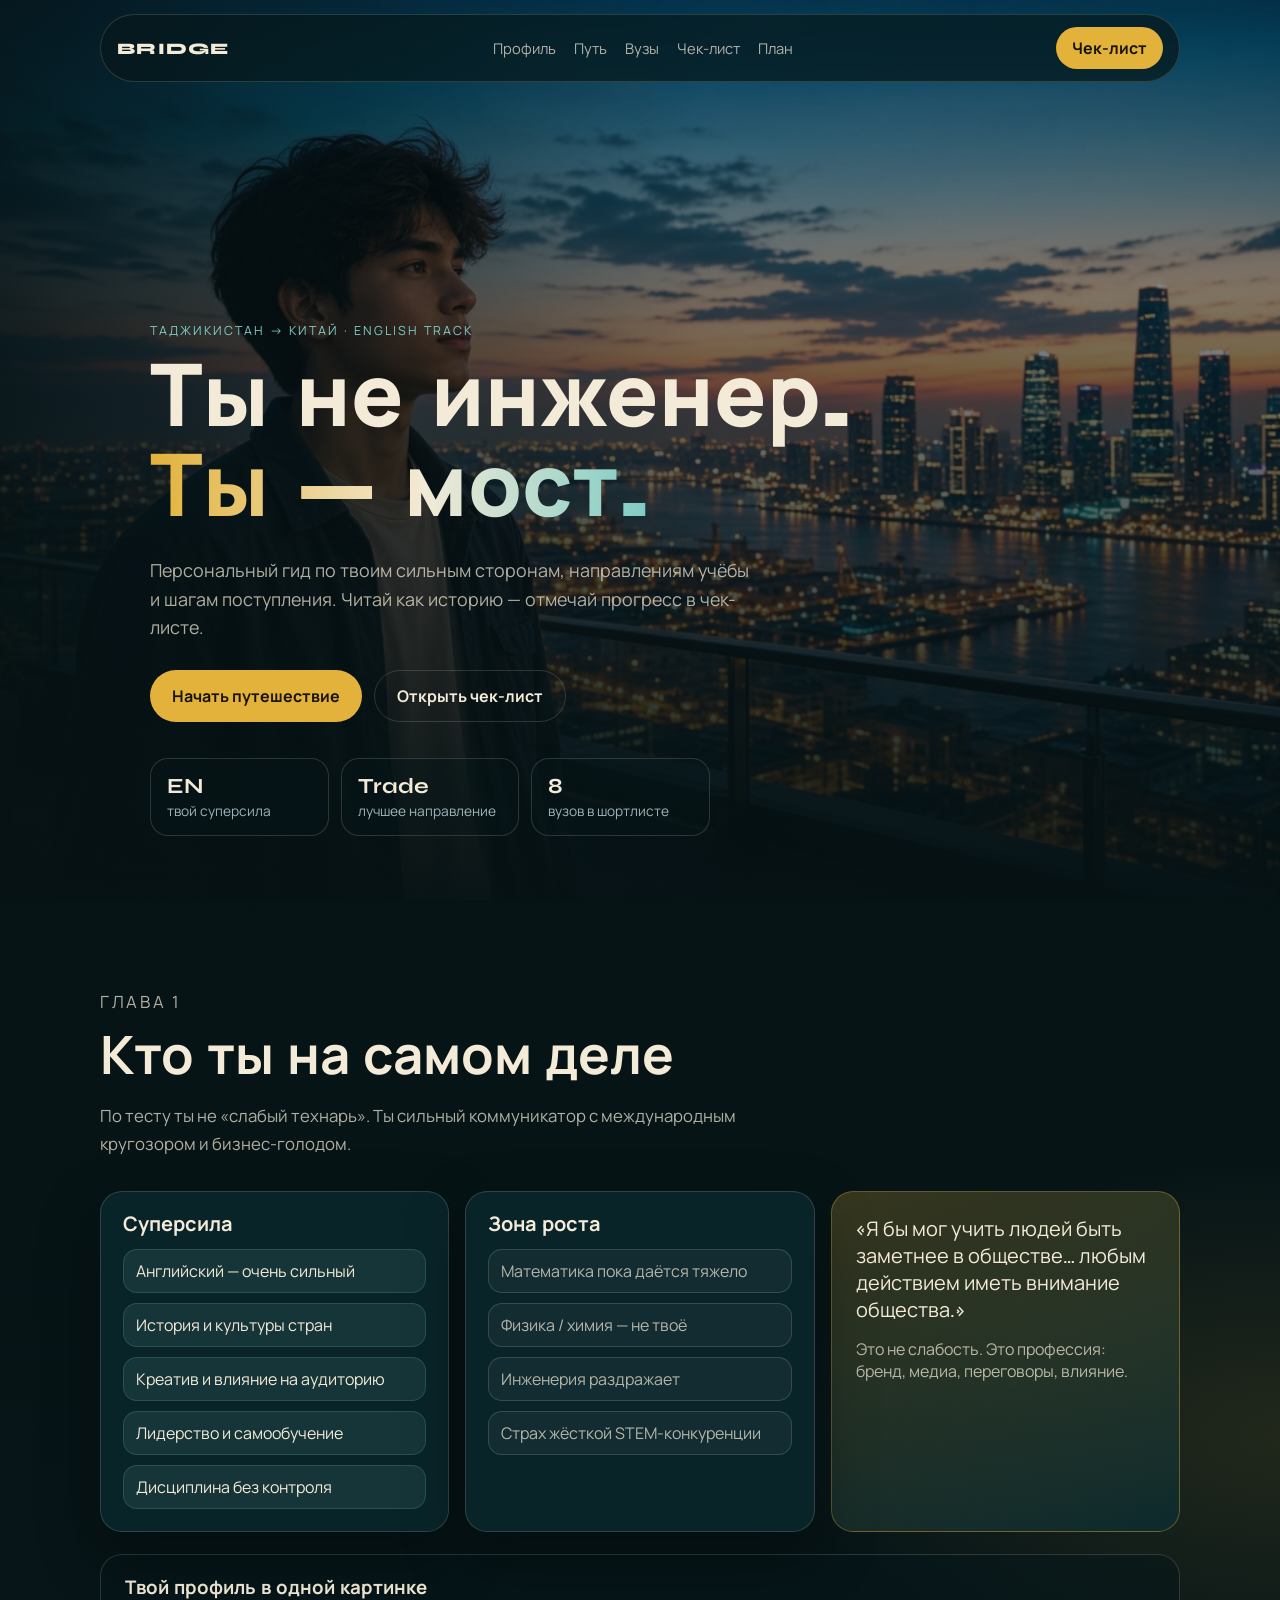
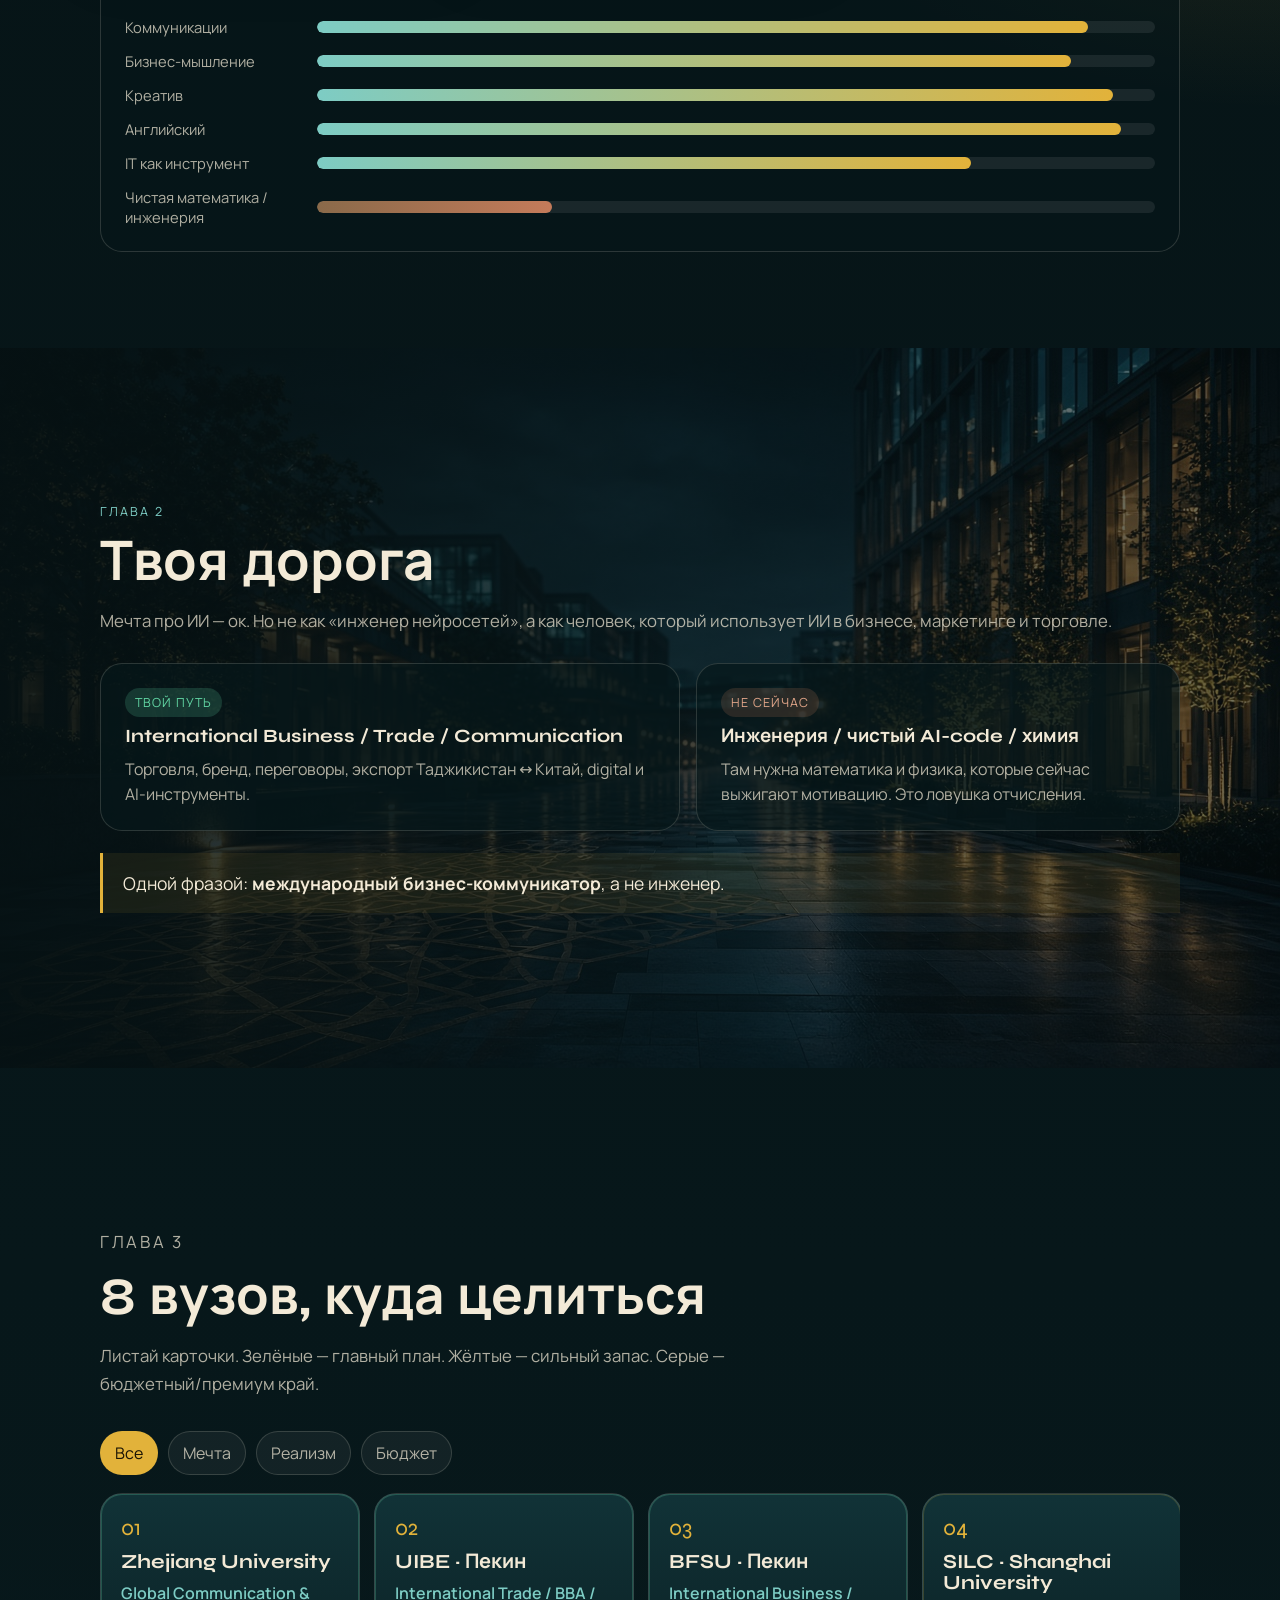
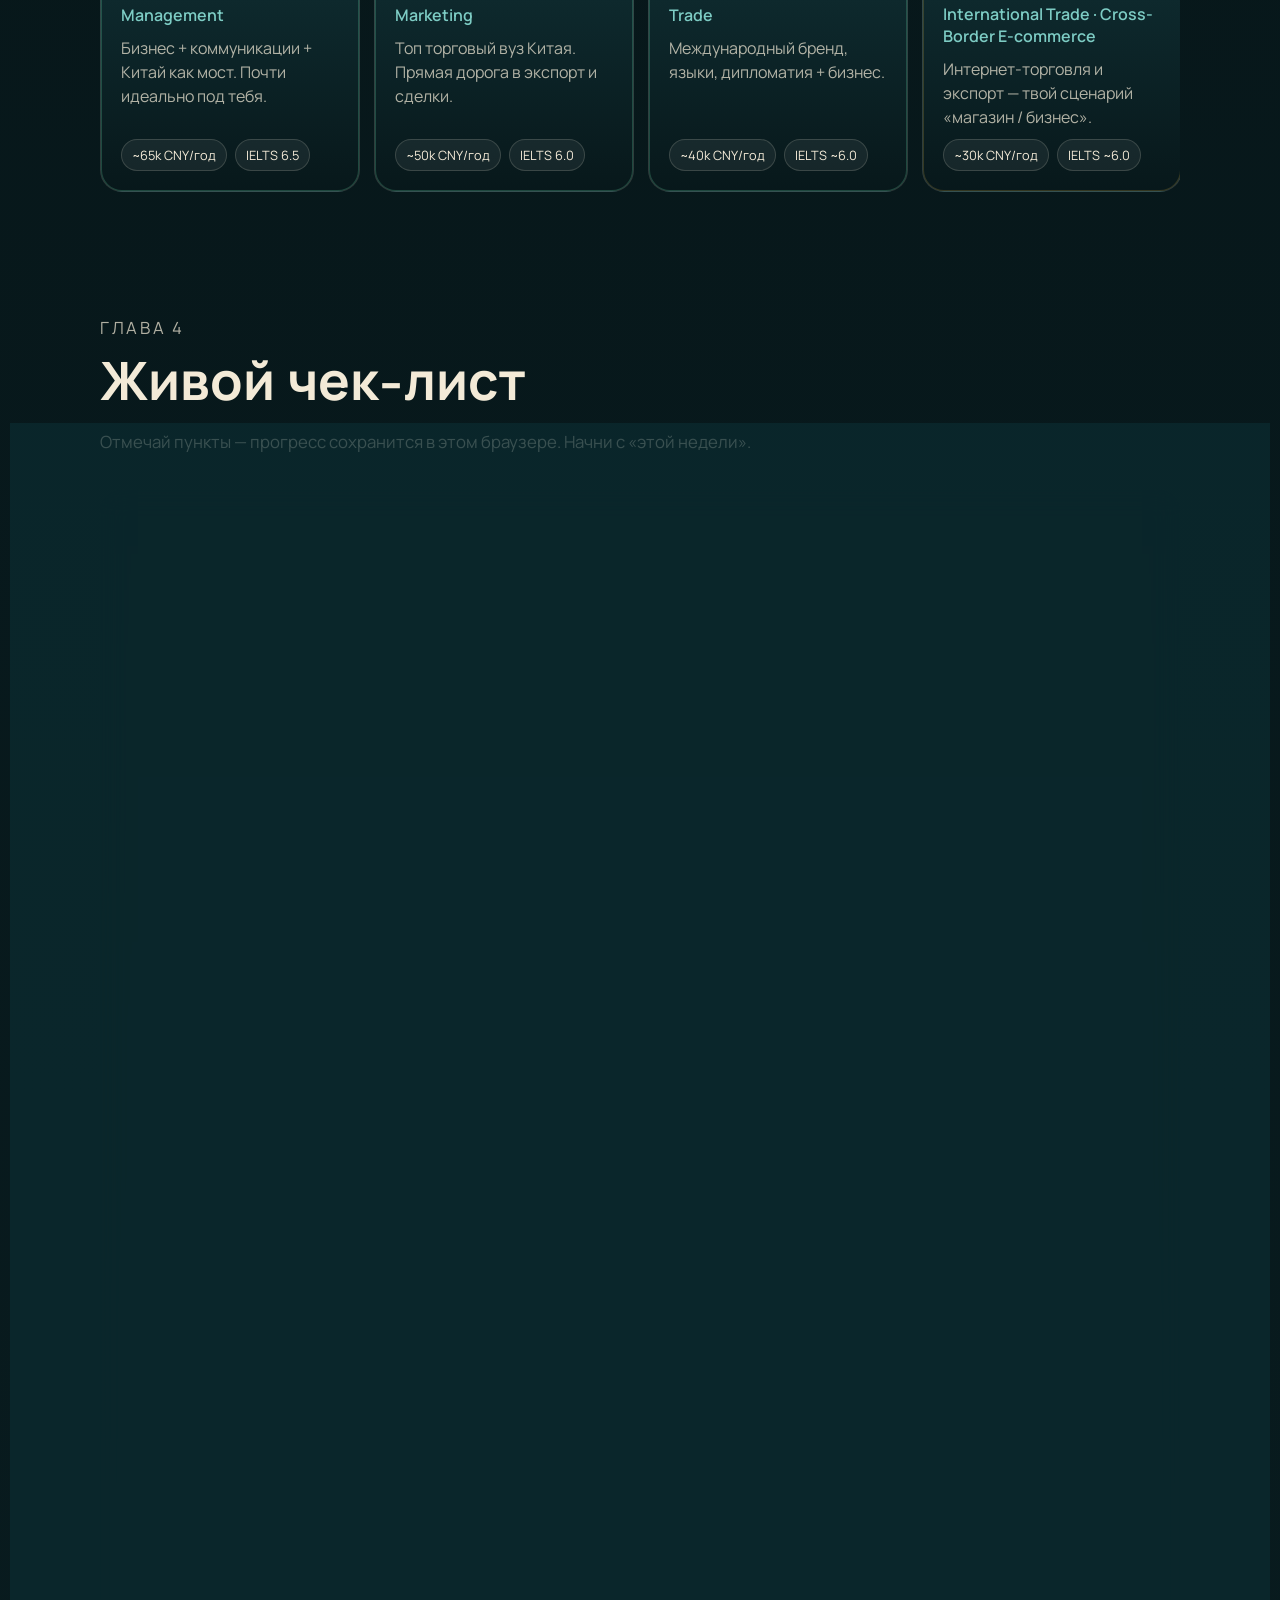
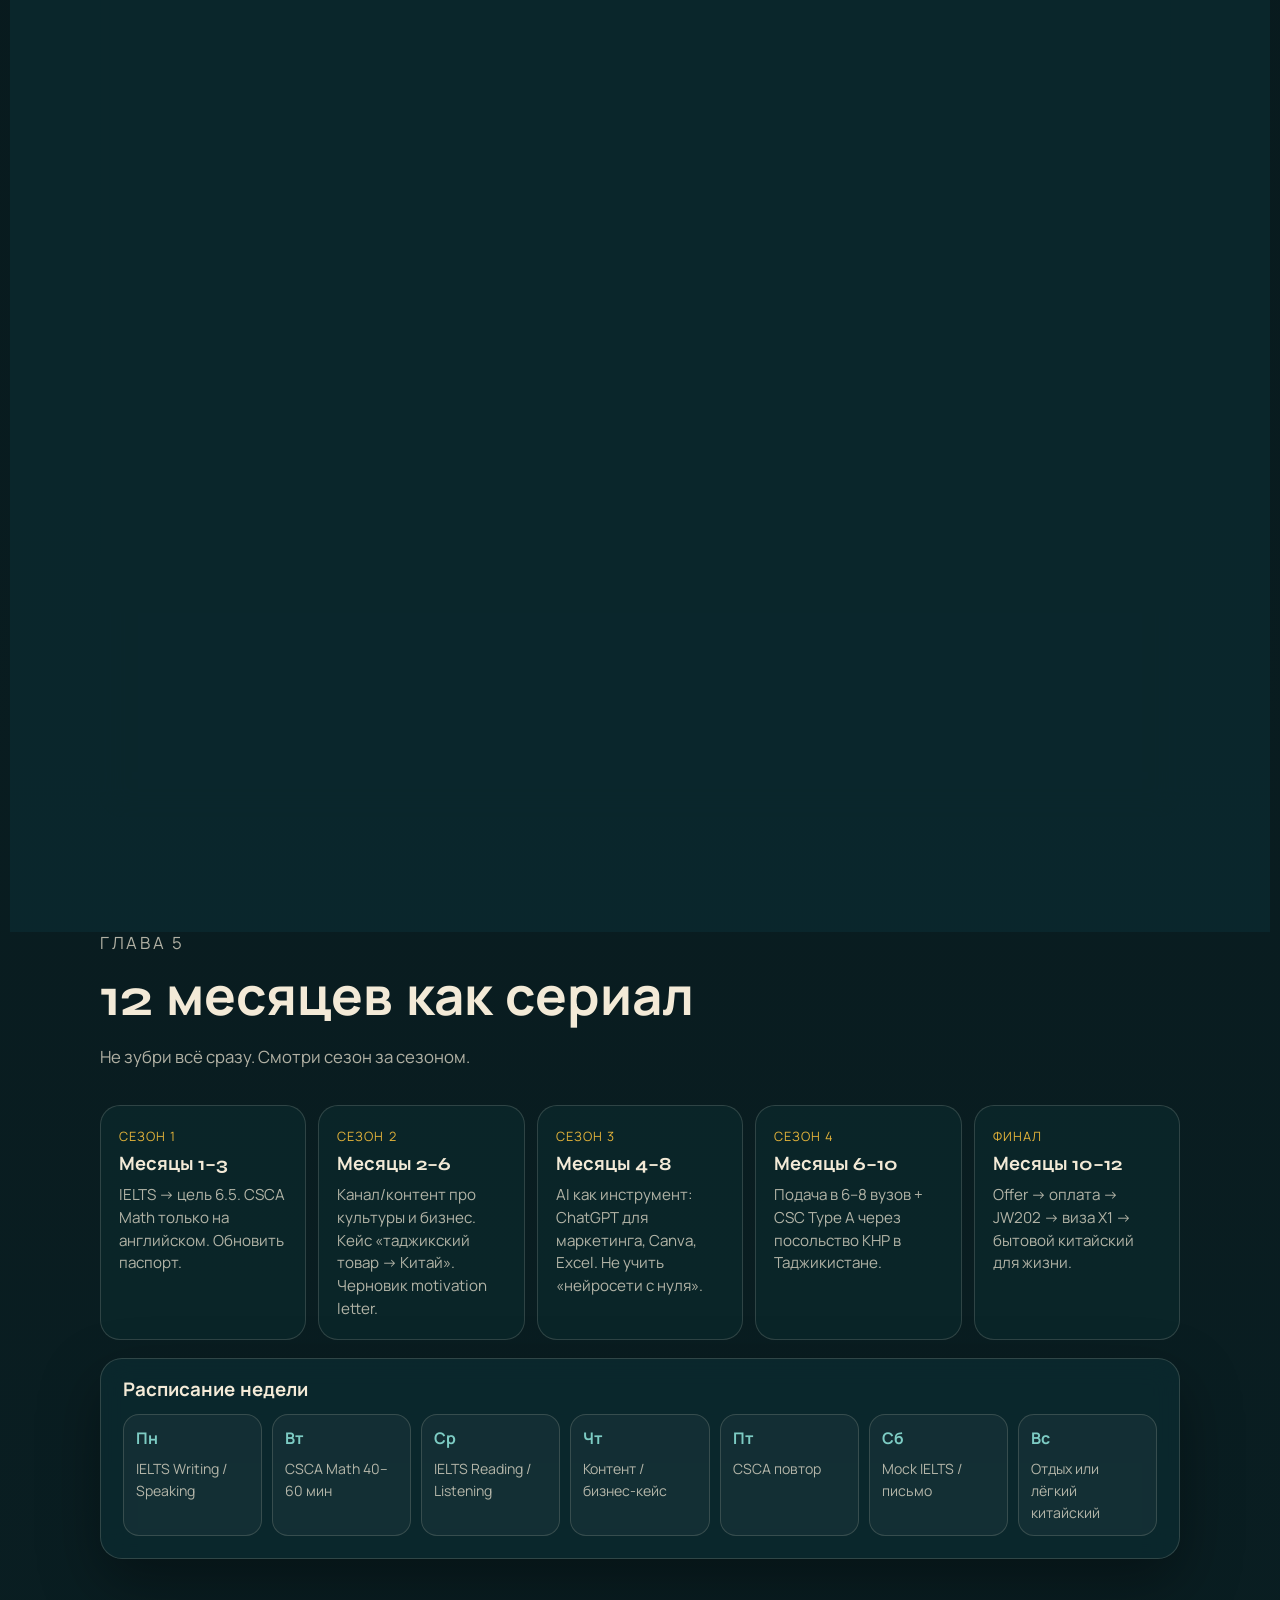
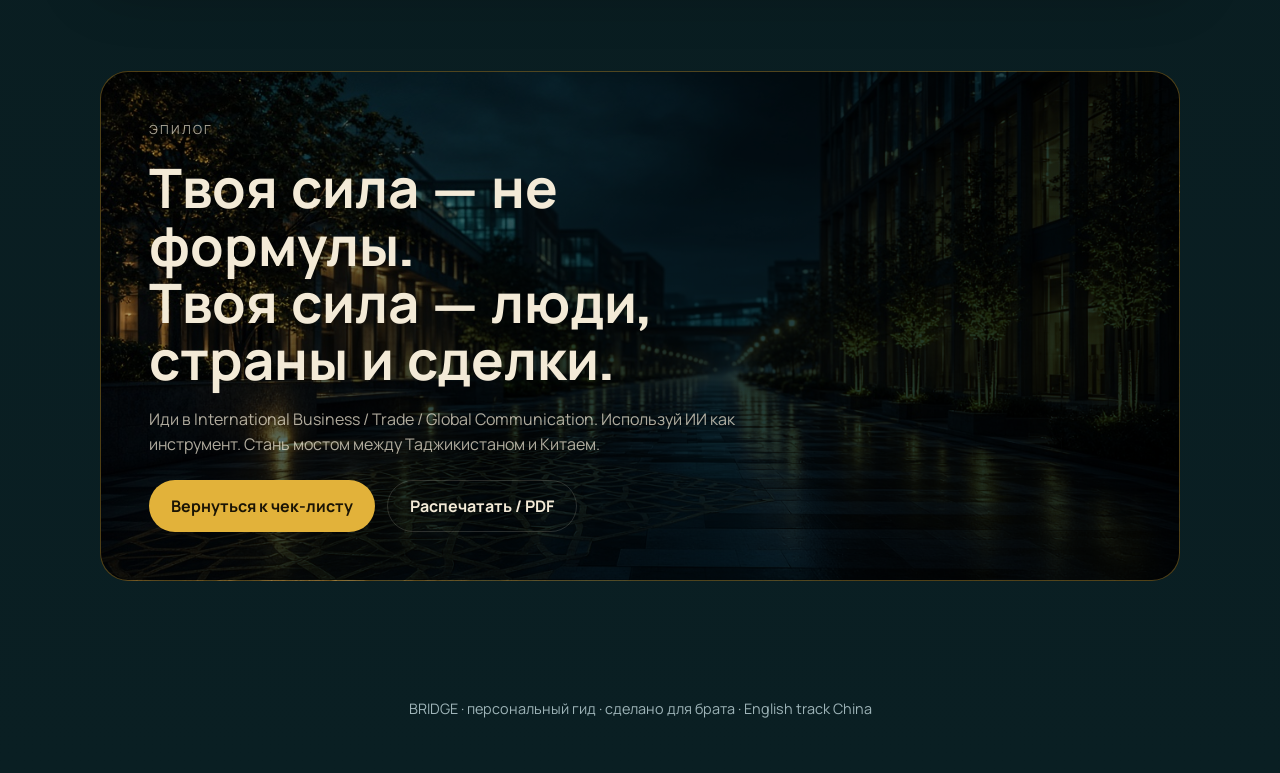
<file: index.html>
<!DOCTYPE html>
<html lang="ru">
<head>
  <meta charset="UTF-8" />
  <meta name="viewport" content="width=device-width, initial-scale=1, viewport-fit=cover" />
  <title>BRIDGE — Твой путь в Китай</title>
  <meta name="description" content="Персональный гид: профиль, направления, вузы и чек-лист поступления в Китай на английском." />
  <link rel="preconnect" href="https://fonts.googleapis.com" />
  <link rel="preconnect" href="https://fonts.gstatic.com" crossorigin />
  <link href="https://fonts.googleapis.com/css2?family=Manrope:wght@400;500;600;700&family=Syne:wght@600;700;800&display=swap" rel="stylesheet" />
  <link rel="stylesheet" href="styles.css" />
</head>
<body>
  <div class="progress-bar" aria-hidden="true"><i id="scrollProgress"></i></div>

  <nav class="topnav" aria-label="Навигация">
    <a class="logo" href="#top">BRIDGE</a>
    <div class="nav-links">
      <a href="#profile">Профиль</a>
      <a href="#path">Путь</a>
      <a href="#unis">Вузы</a>
      <a href="#checklist">Чек-лист</a>
      <a href="#plan">План</a>
    </div>
    <button class="nav-cta" type="button" data-scroll="#checklist">Чек-лист</button>
  </nav>

  <header class="hero" id="top">
    <div class="hero-media" aria-hidden="true">
      <img src="assets/bridge-hero.jpg" alt="" />
      <div class="hero-shade"></div>
    </div>
    <div class="hero-content">
      <p class="eyebrow reveal">Таджикистан → Китай · English track</p>
      <h1 class="reveal delay-1">Ты не инженер.<br /><span>Ты — мост.</span></h1>
      <p class="hero-lead reveal delay-2">
        Персональный гид по твоим сильным сторонам, направлениям учёбы и шагам поступления.
        Читай как историю — отмечай прогресс в чек-листе.
      </p>
      <div class="hero-actions reveal delay-3">
        <button class="btn primary" type="button" data-scroll="#profile">Начать путешествие</button>
        <button class="btn ghost" type="button" data-scroll="#checklist">Открыть чек-лист</button>
      </div>
      <div class="hero-stats reveal delay-4">
        <div><strong>EN</strong><span>твой суперсила</span></div>
        <div><strong>Trade</strong><span>лучшее направление</span></div>
        <div><strong>8</strong><span>вузов в шортлисте</span></div>
      </div>
    </div>
  </header>

  <main>
    <section class="story" id="profile">
      <div class="section-head">
        <p class="eyebrow">Глава 1</p>
        <h2>Кто ты на самом деле</h2>
        <p>По тесту ты не «слабый технарь». Ты сильный коммуникатор с международным кругозором и бизнес-голодом.</p>
      </div>

      <div class="card-grid profile-grid">
        <article class="glass card reveal">
          <h3>Суперсила</h3>
          <ul class="chip-list">
            <li>Английский — очень сильный</li>
            <li>История и культуры стран</li>
            <li>Креатив и влияние на аудиторию</li>
            <li>Лидерство и самообучение</li>
            <li>Дисциплина без контроля</li>
          </ul>
        </article>
        <article class="glass card reveal delay-1">
          <h3>Зона роста</h3>
          <ul class="chip-list muted">
            <li>Математика пока даётся тяжело</li>
            <li>Физика / химия — не твоё</li>
            <li>Инженерия раздражает</li>
            <li>Страх жёсткой STEM-конкуренции</li>
          </ul>
        </article>
        <article class="quote-card reveal delay-2">
          <p>«Я бы мог учить людей быть заметнее в обществе… любым действием иметь внимание общества.»</p>
          <span>Это не слабость. Это профессия: бренд, медиа, переговоры, влияние.</span>
        </article>
      </div>

      <div class="meter-block reveal">
        <h3>Твой профиль в одной картинке</h3>
        <div class="meters">
          <div class="meter"><span>Коммуникации</span><i style="--v:92%"></i></div>
          <div class="meter"><span>Бизнес-мышление</span><i style="--v:90%"></i></div>
          <div class="meter"><span>Креатив</span><i style="--v:95%"></i></div>
          <div class="meter"><span>Английский</span><i style="--v:96%"></i></div>
          <div class="meter"><span>IT как инструмент</span><i style="--v:78%"></i></div>
          <div class="meter weak"><span>Чистая математика / инженерия</span><i style="--v:28%"></i></div>
        </div>
      </div>
    </section>

    <section class="path" id="path">
      <div class="path-bg" aria-hidden="true">
        <img src="assets/bridge-campus.jpg" alt="" />
        <div class="path-shade"></div>
      </div>
      <div class="path-inner">
        <p class="eyebrow">Глава 2</p>
        <h2>Твоя дорога</h2>
        <p class="lead">Мечта про ИИ — ок. Но не как «инженер нейросетей», а как человек, который использует ИИ в бизнесе, маркетинге и торговле.</p>

        <div class="path-choices">
          <article class="choice yes reveal">
            <p class="tag">Твой путь</p>
            <h3>International Business / Trade / Communication</h3>
            <p>Торговля, бренд, переговоры, экспорт Таджикистан ↔ Китай, digital и AI-инструменты.</p>
          </article>
          <article class="choice no reveal delay-1">
            <p class="tag">Не сейчас</p>
            <h3>Инженерия / чистый AI-code / химия</h3>
            <p>Там нужна математика и физика, которые сейчас выжигают мотивацию. Это ловушка отчисления.</p>
          </article>
        </div>

        <div class="one-liner reveal">
          <p>Одной фразой: <strong>международный бизнес-коммуникатор</strong>, а не инженер.</p>
        </div>
      </div>
    </section>

    <section class="unis" id="unis">
      <div class="section-head">
        <p class="eyebrow">Глава 3</p>
        <h2>8 вузов, куда целиться</h2>
        <p>Листай карточки. Зелёные — главный план. Жёлтые — сильный запас. Серые — бюджетный/премиум край.</p>
      </div>

      <div class="uni-filters" role="tablist">
        <button class="active" data-filter="all" type="button">Все</button>
        <button data-filter="dream" type="button">Мечта</button>
        <button data-filter="real" type="button">Реализм</button>
        <button data-filter="budget" type="button">Бюджет</button>
      </div>

      <div class="uni-track" id="uniTrack">
        <article class="uni-card dream" data-tier="dream">
          <div class="uni-rank">01</div>
          <h3>Zhejiang University</h3>
          <p class="major">Global Communication & Management</p>
          <p>Бизнес + коммуникации + Китай как мост. Почти идеально под тебя.</p>
          <div class="uni-meta"><span>~65k CNY/год</span><span>IELTS 6.5</span></div>
        </article>
        <article class="uni-card dream" data-tier="dream">
          <div class="uni-rank">02</div>
          <h3>UIBE · Пекин</h3>
          <p class="major">International Trade / BBA / Marketing</p>
          <p>Топ торговый вуз Китая. Прямая дорога в экспорт и сделки.</p>
          <div class="uni-meta"><span>~50k CNY/год</span><span>IELTS 6.0</span></div>
        </article>
        <article class="uni-card dream" data-tier="dream">
          <div class="uni-rank">03</div>
          <h3>BFSU · Пекин</h3>
          <p class="major">International Business / Trade</p>
          <p>Международный бренд, языки, дипломатия + бизнес.</p>
          <div class="uni-meta"><span>~40k CNY/год</span><span>IELTS ~6.0</span></div>
        </article>
        <article class="uni-card real" data-tier="real">
          <div class="uni-rank">04</div>
          <h3>SILC · Shanghai University</h3>
          <p class="major">International Trade · Cross-Border E-commerce</p>
          <p>Интернет-торговля и экспорт — твой сценарий «магазин / бизнес».</p>
          <div class="uni-meta"><span>~30k CNY/год</span><span>IELTS ~6.0</span></div>
        </article>
        <article class="uni-card real" data-tier="real">
          <div class="uni-rank">05</div>
          <h3>BIT · Пекин</h3>
          <p class="major">International Economics and Trade</p>
          <p>Сильный бренд столицы без тяжёлой инженерии.</p>
          <div class="uni-meta"><span>уточнять</span><span>IELTS ~6.0</span></div>
        </article>
        <article class="uni-card budget" data-tier="budget">
          <div class="uni-rank">06</div>
          <h3>Jiangsu University</h3>
          <p class="major">Marketing (English)</p>
          <p>Дешевле и реалистично. Тема бренда и внимания аудитории.</p>
          <div class="uni-meta"><span>~18k CNY/год</span><span>IELTS 5.5+</span></div>
        </article>
        <article class="uni-card real" data-tier="real">
          <div class="uni-rank">07</div>
          <h3>XJTLU · Сучжоу</h3>
          <p class="major">International Business with a Language</p>
          <p>Британский диплом + бизнес + язык. Премиум-вариант.</p>
          <div class="uni-meta"><span>UK-модель</span><span>высокий EN</span></div>
        </article>
        <article class="uni-card budget" data-tier="budget">
          <div class="uni-rank">08</div>
          <h3>Nottingham Ningbo</h3>
          <p class="major">English + International Business</p>
          <p>Полностью EN, портовый город, британский диплом. Дорого, но мощно.</p>
          <div class="uni-meta"><span>~120k CNY/год</span><span>высокий EN</span></div>
        </article>
      </div>
    </section>

    <section class="checklist-section" id="checklist">
      <div class="section-head">
        <p class="eyebrow">Глава 4</p>
        <h2>Живой чек-лист</h2>
        <p>Отмечай пункты — прогресс сохранится в этом браузере. Начни с «этой недели».</p>
      </div>

      <div class="checklist-panel glass">
        <div class="check-progress">
          <div class="ring" id="checkRing" style="--p:0">
            <strong id="checkPct">0%</strong>
          </div>
          <div>
            <h3>Твой прогресс</h3>
            <p id="checkCount">0 из 0 выполнено</p>
            <button class="btn tiny" type="button" id="resetChecks">Сбросить отметки</button>
          </div>
        </div>

        <div class="check-groups" id="checkGroups"></div>
      </div>
    </section>

    <section class="plan" id="plan">
      <div class="section-head">
        <p class="eyebrow">Глава 5</p>
        <h2>12 месяцев как сериал</h2>
        <p>Не зубри всё сразу. Смотри сезон за сезоном.</p>
      </div>

      <div class="timeline">
        <article class="tl reveal">
          <span>Сезон 1</span>
          <h3>Месяцы 1–3</h3>
          <p>IELTS → цель 6.5. CSCA Math только на английском. Обновить паспорт.</p>
        </article>
        <article class="tl reveal delay-1">
          <span>Сезон 2</span>
          <h3>Месяцы 2–6</h3>
          <p>Канал/контент про культуры и бизнес. Кейс «таджикский товар → Китай». Черновик motivation letter.</p>
        </article>
        <article class="tl reveal delay-2">
          <span>Сезон 3</span>
          <h3>Месяцы 4–8</h3>
          <p>AI как инструмент: ChatGPT для маркетинга, Canva, Excel. Не учить «нейросети с нуля».</p>
        </article>
        <article class="tl reveal delay-3">
          <span>Сезон 4</span>
          <h3>Месяцы 6–10</h3>
          <p>Подача в 6–8 вузов + CSC Type A через посольство КНР в Таджикистане.</p>
        </article>
        <article class="tl reveal delay-4">
          <span>Финал</span>
          <h3>Месяцы 10–12</h3>
          <p>Offer → оплата → JW202 → виза X1 → бытовой китайский для жизни.</p>
        </article>
      </div>

      <div class="week glass reveal">
        <h3>Расписание недели</h3>
        <div class="week-grid">
          <div><b>Пн</b><span>IELTS Writing / Speaking</span></div>
          <div><b>Вт</b><span>CSCA Math 40–60 мин</span></div>
          <div><b>Ср</b><span>IELTS Reading / Listening</span></div>
          <div><b>Чт</b><span>Контент / бизнес-кейс</span></div>
          <div><b>Пт</b><span>CSCA повтор</span></div>
          <div><b>Сб</b><span>Mock IELTS / письмо</span></div>
          <div><b>Вс</b><span>Отдых или лёгкий китайский</span></div>
        </div>
      </div>
    </section>

    <section class="finale" id="finale">
      <div class="finale-card reveal">
        <p class="eyebrow">Эпилог</p>
        <h2>Твоя сила — не формулы.<br />Твоя сила — люди, страны и сделки.</h2>
        <p>Иди в International Business / Trade / Global Communication. Используй ИИ как инструмент. Стань мостом между Таджикистаном и Китаем.</p>
        <div class="finale-actions">
          <button class="btn primary" type="button" data-scroll="#checklist">Вернуться к чек-листу</button>
          <button class="btn ghost" type="button" id="printBtn">Распечатать / PDF</button>
        </div>
      </div>
    </section>
  </main>

  <footer class="footer">
    <p>BRIDGE · персональный гид · сделано для брата · English track China</p>
  </footer>

  <script src="app.js"></script>
</body>
</html>
</file>
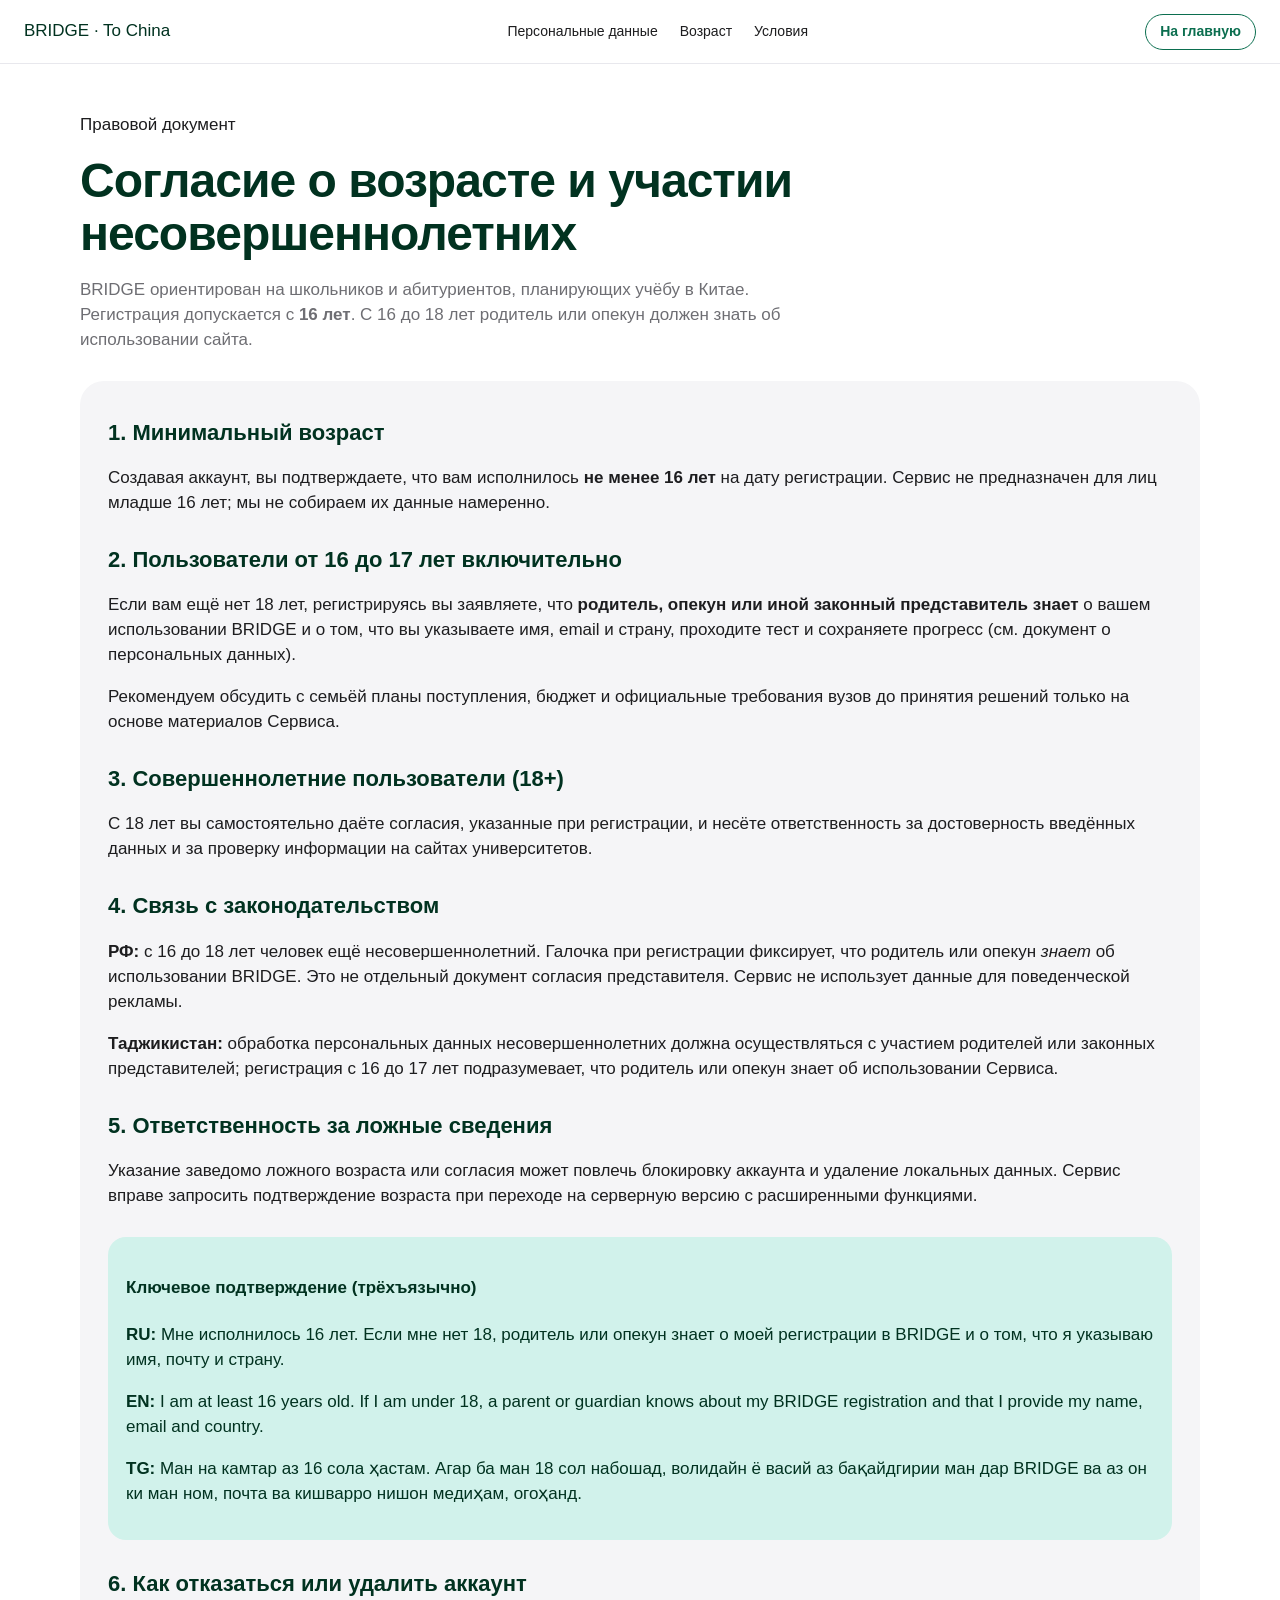
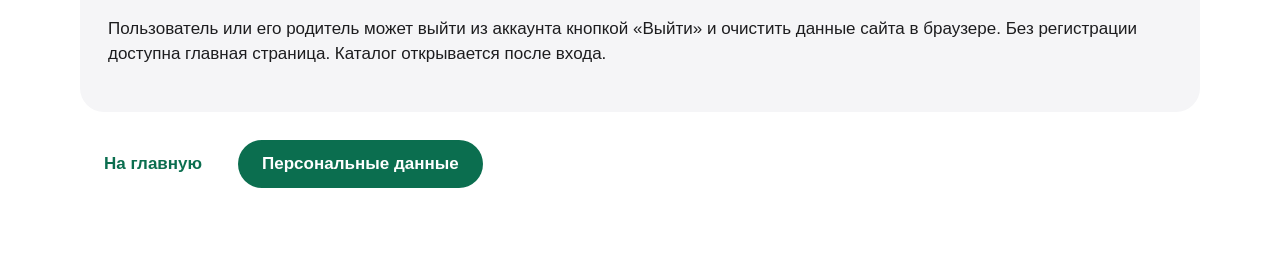
<file: docs/bridge-career-guide/legal/age-consent.html>
<!DOCTYPE html>
<html lang="ru">
<head>
  <meta charset="UTF-8" />
  <meta name="viewport" content="width=device-width, initial-scale=1, viewport-fit=cover" />
  <title>BRIDGE — Согласие о возрасте и участии несовершеннолетних</title>
  <meta name="description" content="Возрастные требования BRIDGE: регистрация с 16 лет, до 18 лет родитель или опекун в курсе." />
  <link rel="stylesheet" href="../styles.css" />
</head>
<body>
  <nav class="nav" aria-label="Навигация">
    <a class="nav-brand" href="../index.html">BRIDGE · To China</a>
    <div class="nav-links">
      <a href="privacy-consent.html">Персональные данные</a>
      <a href="age-consent.html">Возраст</a>
      <a href="terms.html">Условия</a>
    </div>
    <a class="btn btn--tiny btn--secondary" href="../index.html#/auth">На главную</a>
  </nav>

  <main class="legal-page">
    <div class="wrap">
        <p class="eyebrow">Правовой документ</p>
        <h1>Согласие о возрасте и участии несовершеннолетних</h1>
        <p class="lead">
          BRIDGE ориентирован на школьников и абитуриентов, планирующих учёбу в Китае. Регистрация допускается
          с <strong>16 лет</strong>. С 16 до 18 лет родитель или опекун должен знать об использовании сайта.
        </p>

      <article>
        <h2>1. Минимальный возраст</h2>
        <p>
          Создавая аккаунт, вы подтверждаете, что вам исполнилось <strong>не менее 16 лет</strong> на дату регистрации.
          Сервис не предназначен для лиц младше 16 лет; мы не собираем их данные намеренно.
        </p>

        <h2>2. Пользователи от 16 до 17 лет включительно</h2>
        <p>
          Если вам ещё нет 18 лет, регистрируясь вы заявляете, что <strong>родитель, опекун или иной законный представитель
          знает</strong> о вашем использовании BRIDGE и о том, что вы указываете имя, email и страну, проходите тест
          и сохраняете прогресс (см. документ о персональных данных).
        </p>
        <p>
          Рекомендуем обсудить с семьёй планы поступления, бюджет и официальные требования вузов до принятия решений
          только на основе материалов Сервиса.
        </p>

        <h2>3. Совершеннолетние пользователи (18+)</h2>
        <p>
          С 18 лет вы самостоятельно даёте согласия, указанные при регистрации, и несёте ответственность за достоверность
          введённых данных и за проверку информации на сайтах университетов.
        </p>

        <h2>4. Связь с законодательством</h2>
        <p>
          <strong>РФ:</strong> с 16 до 18 лет человек ещё несовершеннолетний. Галочка при регистрации фиксирует,
          что родитель или опекун <em>знает</em> об использовании BRIDGE. Это не отдельный документ согласия представителя.
          Сервис не использует данные для поведенческой рекламы.
        </p>
        <p>
          <strong>Таджикистан:</strong> обработка персональных данных несовершеннолетних должна осуществляться с участием
          родителей или законных представителей; регистрация с 16 до 17 лет подразумевает, что родитель или опекун знает об использовании Сервиса.
        </p>

        <h2>5. Ответственность за ложные сведения</h2>
        <p>
          Указание заведомо ложного возраста или согласия может повлечь блокировку аккаунта и удаление локальных данных.
          Сервис вправе запросить подтверждение возраста при переходе на серверную версию с расширенными функциями.
        </p>

        <div class="legal-box">
          <h4>Ключевое подтверждение (трёхъязычно)</h4>
          <p><strong>RU:</strong> Мне исполнилось 16 лет. Если мне нет 18, родитель или опекун знает о моей регистрации в BRIDGE и о том, что я указываю имя, почту и страну.</p>
          <p><strong>EN:</strong> I am at least 16 years old. If I am under 18, a parent or guardian knows about my BRIDGE registration and that I provide my name, email and country.</p>
          <p><strong>TG:</strong> Ман на камтар аз 16 сола ҳастам. Агар ба ман 18 сол набошад, волидайн ё васий аз бақайдгирии ман дар BRIDGE ва аз он ки ман ном, почта ва кишварро нишон медиҳам, огоҳанд.</p>
        </div>

        <h2>6. Как отказаться или удалить аккаунт</h2>
        <p>
          Пользователь или его родитель может выйти из аккаунта кнопкой «Выйти» и очистить данные сайта в браузере.
          Без регистрации доступна главная страница. Каталог открывается после входа.
        </p>
      </article>

      <p class="legal-actions">
        <a class="btn btn--ghost" href="../index.html">На главную</a>
        <a class="btn btn--primary" href="privacy-consent.html">Персональные данные</a>
      </p>
    </div>
  </main>
</body>
</html>
</file>
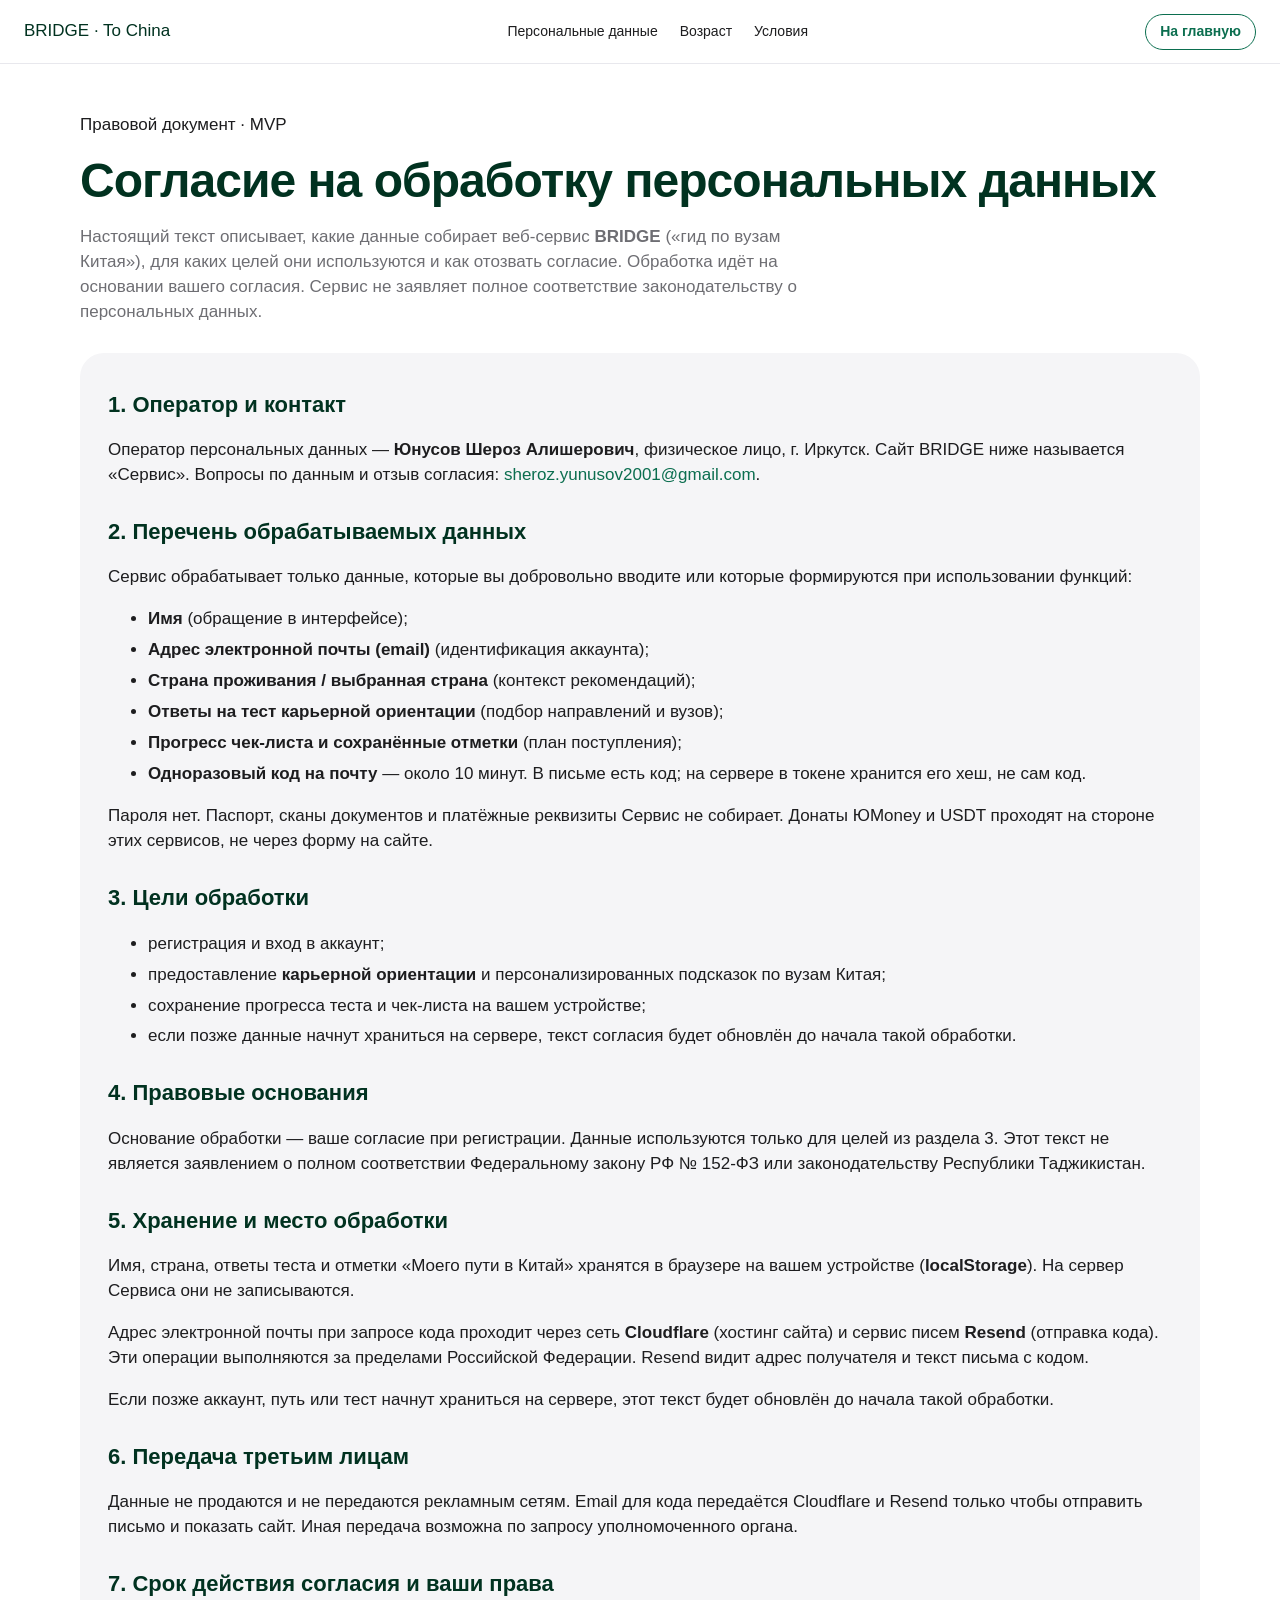
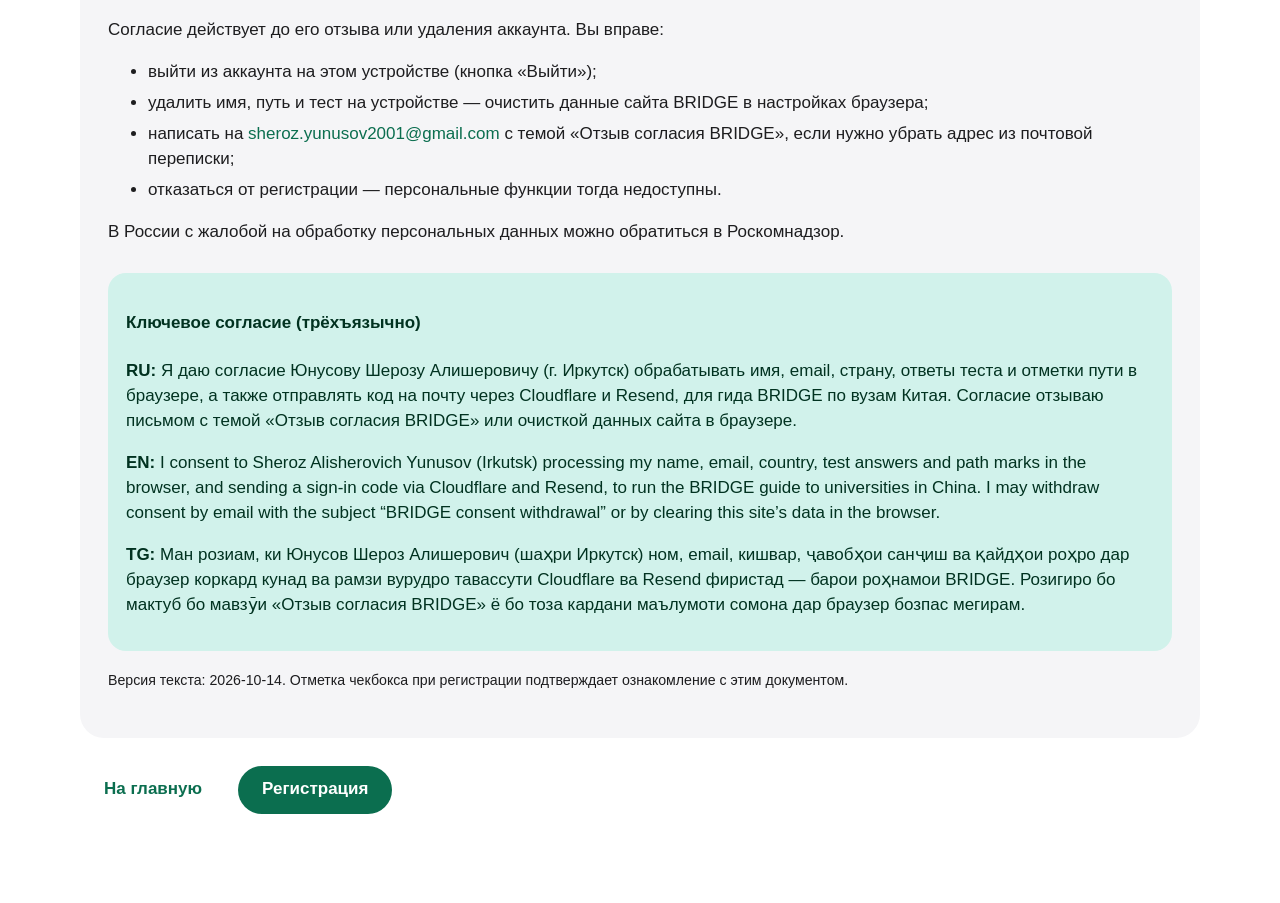
<file: docs/bridge-career-guide/legal/privacy-consent.html>
<!DOCTYPE html>
<html lang="ru">
<head>
  <meta charset="UTF-8" />
  <meta name="viewport" content="width=device-width, initial-scale=1, viewport-fit=cover" />
  <title>BRIDGE — Согласие на обработку персональных данных</title>
  <meta name="description" content="Согласие на обработку персональных данных сервиса BRIDGE: оператор, перечень данных, Cloudflare и Resend." />
  <link rel="stylesheet" href="../styles.css" />
</head>
<body>
  <nav class="nav" aria-label="Навигация">
    <a class="nav-brand" href="../index.html">BRIDGE · To China</a>
    <div class="nav-links">
      <a href="privacy-consent.html">Персональные данные</a>
      <a href="age-consent.html">Возраст</a>
      <a href="terms.html">Условия</a>
    </div>
    <a class="btn btn--tiny btn--secondary" href="../index.html#/auth">На главную</a>
  </nav>

  <main class="legal-page">
    <div class="wrap">
        <p class="eyebrow">Правовой документ · MVP</p>
        <h1>Согласие на обработку персональных данных</h1>
        <p class="lead">
          Настоящий текст описывает, какие данные собирает веб-сервис <strong>BRIDGE</strong> («гид по вузам Китая»),
          для каких целей они используются и как отозвать согласие. Обработка идёт на основании вашего согласия.
          Сервис не заявляет полное соответствие законодательству о персональных данных.
        </p>

      <article>
        <h2>1. Оператор и контакт</h2>
        <p>
          Оператор персональных данных — <strong>Юнусов Шероз Алишерович</strong>, физическое лицо, г.&nbsp;Иркутск.
          Сайт BRIDGE ниже называется «Сервис».
          Вопросы по данным и отзыв согласия: <a href="mailto:sheroz.yunusov2001@gmail.com">sheroz.yunusov2001@gmail.com</a>.
        </p>

        <h2>2. Перечень обрабатываемых данных</h2>
        <p>Сервис обрабатывает только данные, которые вы добровольно вводите или которые формируются при использовании функций:</p>
        <ul>
          <li><strong>Имя</strong> (обращение в интерфейсе);</li>
          <li><strong>Адрес электронной почты (email)</strong> (идентификация аккаунта);</li>
          <li><strong>Страна проживания / выбранная страна</strong> (контекст рекомендаций);</li>
          <li><strong>Ответы на тест карьерной ориентации</strong> (подбор направлений и вузов);</li>
          <li><strong>Прогресс чек-листа и сохранённые отметки</strong> (план поступления);</li>
          <li><strong>Одноразовый код на почту</strong> — около 10 минут. В письме есть код; на сервере в токене хранится его хеш, не сам код.</li>
        </ul>
        <p>Пароля нет. Паспорт, сканы документов и платёжные реквизиты Сервис не собирает. Донаты ЮMoney и USDT проходят на стороне этих сервисов, не через форму на сайте.</p>

        <h2>3. Цели обработки</h2>
        <ul>
          <li>регистрация и вход в аккаунт;</li>
          <li>предоставление <strong>карьерной ориентации</strong> и персонализированных подсказок по вузам Китая;</li>
          <li>сохранение прогресса теста и чек-листа на вашем устройстве;</li>
          <li>если позже данные начнут храниться на сервере, текст согласия будет обновлён до начала такой обработки.</li>
        </ul>

        <h2>4. Правовые основания</h2>
        <p>
          Основание обработки — ваше согласие при регистрации. Данные используются только для целей из раздела 3.
          Этот текст не является заявлением о полном соответствии Федеральному закону РФ №&nbsp;152-ФЗ
          или законодательству Республики Таджикистан.
        </p>

        <h2>5. Хранение и место обработки</h2>
        <p>
          Имя, страна, ответы теста и отметки «Моего пути в Китай» хранятся в браузере на вашем устройстве
          (<strong>localStorage</strong>). На сервер Сервиса они не записываются.
        </p>
        <p>
          Адрес электронной почты при запросе кода проходит через сеть <strong>Cloudflare</strong> (хостинг сайта)
          и сервис писем <strong>Resend</strong> (отправка кода). Эти операции выполняются за пределами Российской Федерации.
          Resend видит адрес получателя и текст письма с кодом.
        </p>
        <p>
          Если позже аккаунт, путь или тест начнут храниться на сервере, этот текст будет обновлён до начала такой обработки.
        </p>

        <h2>6. Передача третьим лицам</h2>
        <p>
          Данные не продаются и не передаются рекламным сетям. Email для кода передаётся Cloudflare и Resend
          только чтобы отправить письмо и показать сайт. Иная передача возможна по запросу уполномоченного органа.
        </p>

        <h2>7. Срок действия согласия и ваши права</h2>
        <p>Согласие действует до его отзыва или удаления аккаунта. Вы вправе:</p>
        <ul>
          <li>выйти из аккаунта на этом устройстве (кнопка «Выйти»);</li>
          <li>удалить имя, путь и тест на устройстве — очистить данные сайта BRIDGE в настройках браузера;</li>
          <li>написать на <a href="mailto:sheroz.yunusov2001@gmail.com?subject=%D0%9E%D1%82%D0%B7%D1%8B%D0%B2%20%D1%81%D0%BE%D0%B3%D0%BB%D0%B0%D1%81%D0%B8%D1%8F%20BRIDGE">sheroz.yunusov2001@gmail.com</a> с темой «Отзыв согласия BRIDGE», если нужно убрать адрес из почтовой переписки;</li>
          <li>отказаться от регистрации — персональные функции тогда недоступны.</li>
        </ul>
        <p>В России с жалобой на обработку персональных данных можно обратиться в Роскомнадзор.</p>

        <div class="legal-box">
          <h4>Ключевое согласие (трёхъязычно)</h4>
          <p><strong>RU:</strong> Я даю согласие Юнусову Шерозу Алишеровичу (г. Иркутск) обрабатывать имя, email, страну, ответы теста и отметки пути в браузере, а также отправлять код на почту через Cloudflare и Resend, для гида BRIDGE по вузам Китая. Согласие отзываю письмом с темой «Отзыв согласия BRIDGE» или очисткой данных сайта в браузере.</p>
          <p><strong>EN:</strong> I consent to Sheroz Alisherovich Yunusov (Irkutsk) processing my name, email, country, test answers and path marks in the browser, and sending a sign-in code via Cloudflare and Resend, to run the BRIDGE guide to universities in China. I may withdraw consent by email with the subject “BRIDGE consent withdrawal” or by clearing this site’s data in the browser.</p>
          <p><strong>TG:</strong> Ман розиам, ки Юнусов Шероз Алишерович (шаҳри Иркутск) ном, email, кишвар, ҷавобҳои санҷиш ва қайдҳои роҳро дар браузер коркард кунад ва рамзи вурудро тавассути Cloudflare ва Resend фиристад — барои роҳнамои BRIDGE. Розигиро бо мактуб бо мавзӯи «Отзыв согласия BRIDGE» ё бо тоза кардани маълумоти сомона дар браузер бозпас мегирам.</p>
        </div>

        <p><small>Версия текста: 2026-10-14. Отметка чекбокса при регистрации подтверждает ознакомление с этим документом.</small></p>
      </article>

      <p class="legal-actions">
        <a class="btn btn--ghost" href="../index.html">На главную</a>
        <a class="btn btn--primary" href="../index.html#/auth">Регистрация</a>
      </p>
    </div>
  </main>
</body>
</html>
</file>
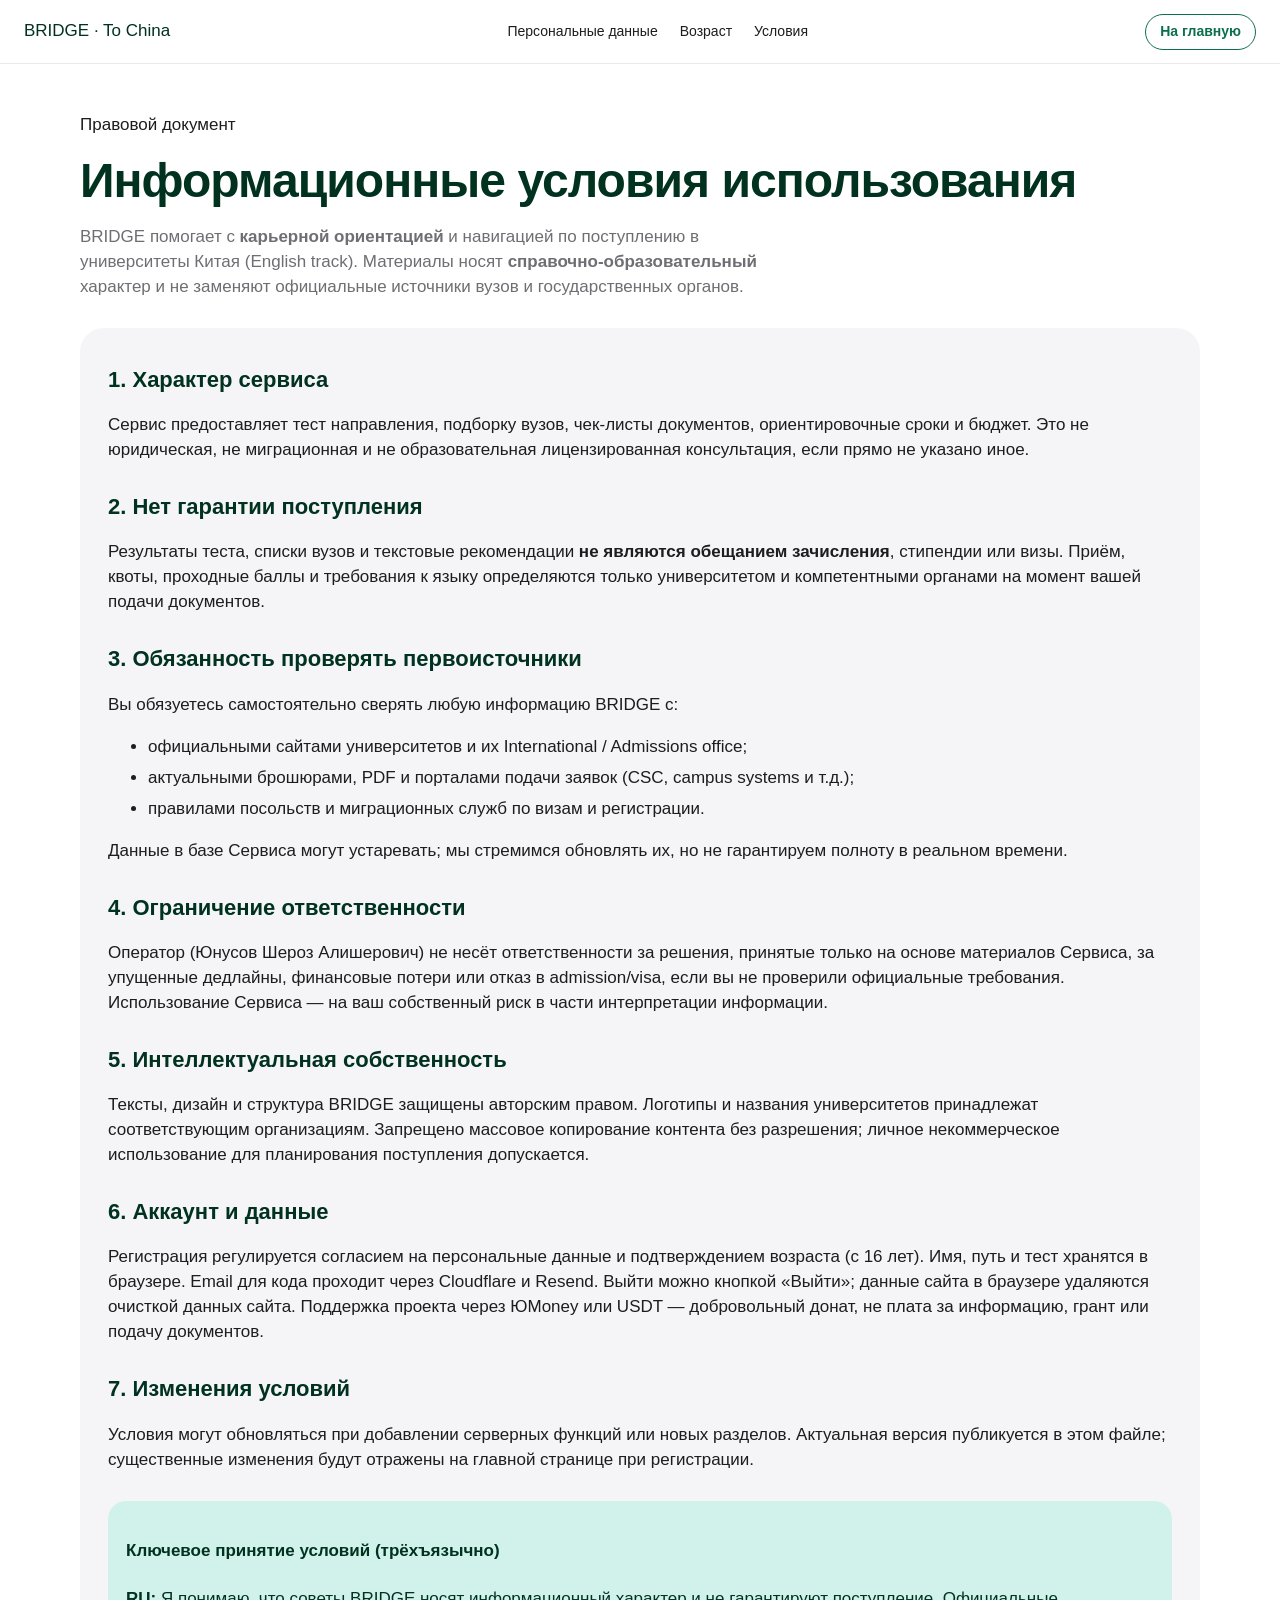
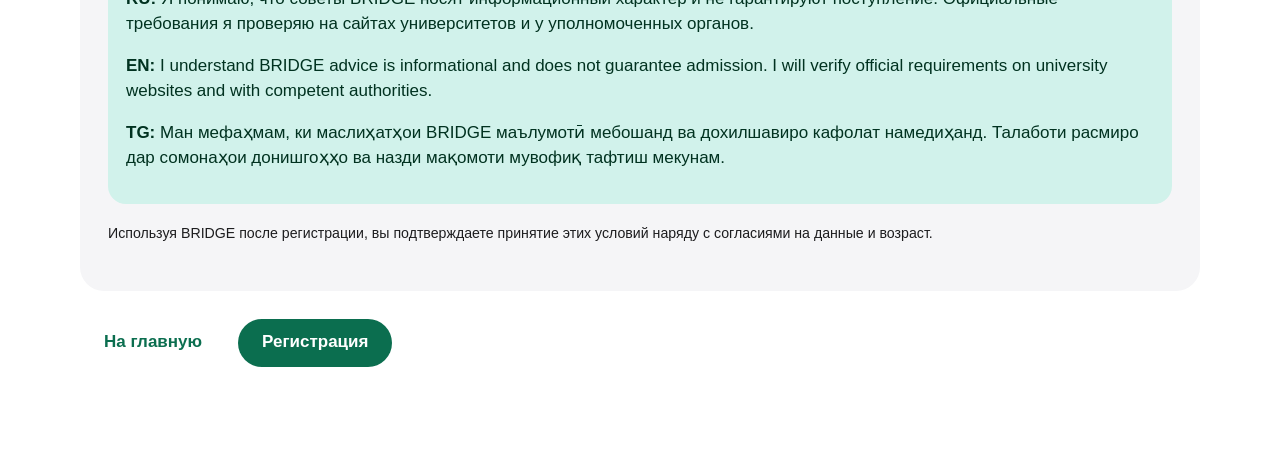
<file: docs/bridge-career-guide/legal/terms.html>
<!DOCTYPE html>
<html lang="ru">
<head>
  <meta charset="UTF-8" />
  <meta name="viewport" content="width=device-width, initial-scale=1, viewport-fit=cover" />
  <title>BRIDGE — Информационные условия использования</title>
  <meta name="description" content="Условия использования BRIDGE: информационный характер советов, без гарантии поступления." />
  <link rel="stylesheet" href="../styles.css" />
</head>
<body>
  <nav class="nav" aria-label="Навигация">
    <a class="nav-brand" href="../index.html">BRIDGE · To China</a>
    <div class="nav-links">
      <a href="privacy-consent.html">Персональные данные</a>
      <a href="age-consent.html">Возраст</a>
      <a href="terms.html">Условия</a>
    </div>
    <a class="btn btn--tiny btn--secondary" href="../index.html#/auth">На главную</a>
  </nav>

  <main class="legal-page">
    <div class="wrap">
        <p class="eyebrow">Правовой документ</p>
        <h1>Информационные условия использования</h1>
        <p class="lead">
          BRIDGE помогает с <strong>карьерной ориентацией</strong> и навигацией по поступлению в университеты Китая (English track).
          Материалы носят <strong>справочно-образовательный</strong> характер и не заменяют официальные источники вузов и государственных органов.
        </p>

      <article>
        <h2>1. Характер сервиса</h2>
        <p>
          Сервис предоставляет тест направления, подборку вузов, чек-листы документов, ориентировочные сроки и бюджет.
          Это не юридическая, не миграционная и не образовательная лицензированная консультация, если прямо не указано иное.
        </p>

        <h2>2. Нет гарантии поступления</h2>
        <p>
          Результаты теста, списки вузов и текстовые рекомендации <strong>не являются обещанием зачисления</strong>,
          стипендии или визы. Приём, квоты, проходные баллы и требования к языку определяются только университетом
          и компетентными органами на момент вашей подачи документов.
        </p>

        <h2>3. Обязанность проверять первоисточники</h2>
        <p>Вы обязуетесь самостоятельно сверять любую информацию BRIDGE с:</p>
        <ul>
          <li>официальными сайтами университетов и их International / Admissions office;</li>
          <li>актуальными брошюрами, PDF и порталами подачи заявок (CSC, campus systems и т.д.);</li>
          <li>правилами посольств и миграционных служб по визам и регистрации.</li>
        </ul>
        <p>Данные в базе Сервиса могут устаревать; мы стремимся обновлять их, но не гарантируем полноту в реальном времени.</p>

        <h2>4. Ограничение ответственности</h2>
        <p>
          Оператор (Юнусов Шероз Алишерович) не несёт ответственности за решения, принятые только на основе материалов Сервиса, за упущенные дедлайны,
          финансовые потери или отказ в admission/visa, если вы не проверили официальные требования.
          Использование Сервиса — на ваш собственный риск в части интерпретации информации.
        </p>

        <h2>5. Интеллектуальная собственность</h2>
        <p>
          Тексты, дизайн и структура BRIDGE защищены авторским правом. Логотипы и названия университетов принадлежат соответствующим организациям.
          Запрещено массовое копирование контента без разрешения; личное некоммерческое использование для планирования поступления допускается.
        </p>

        <h2>6. Аккаунт и данные</h2>
        <p>
          Регистрация регулируется согласием на персональные данные и подтверждением возраста (с 16 лет).
          Имя, путь и тест хранятся в браузере. Email для кода проходит через Cloudflare и Resend.
          Выйти можно кнопкой «Выйти»; данные сайта в браузере удаляются очисткой данных сайта.
          Поддержка проекта через ЮMoney или USDT — добровольный донат, не плата за информацию, грант или подачу документов.
        </p>

        <h2>7. Изменения условий</h2>
        <p>
          Условия могут обновляться при добавлении серверных функций или новых разделов. Актуальная версия публикуется в этом файле;
          существенные изменения будут отражены на главной странице при регистрации.
        </p>

        <div class="legal-box">
          <h4>Ключевое принятие условий (трёхъязычно)</h4>
          <p><strong>RU:</strong> Я понимаю, что советы BRIDGE носят информационный характер и не гарантируют поступление. Официальные требования я проверяю на сайтах университетов и у уполномоченных органов.</p>
          <p><strong>EN:</strong> I understand BRIDGE advice is informational and does not guarantee admission. I will verify official requirements on university websites and with competent authorities.</p>
          <p><strong>TG:</strong> Ман мефаҳмам, ки маслиҳатҳои BRIDGE маълумотӣ мебошанд ва дохилшавиро кафолат намедиҳанд. Талаботи расмиро дар сомонаҳои донишгоҳҳо ва назди мақомоти мувофиқ тафтиш мекунам.</p>
        </div>

        <p><small>Используя BRIDGE после регистрации, вы подтверждаете принятие этих условий наряду с согласиями на данные и возраст.</small></p>
      </article>

      <p class="legal-actions">
        <a class="btn btn--ghost" href="../index.html">На главную</a>
        <a class="btn btn--primary" href="../index.html#/auth">Регистрация</a>
      </p>
    </div>
  </main>
</body>
</html>
</file>
<file: styles.css>
:root {
  --ink: #07171a;
  --deep: #0c2c31;
  --teal: #1f6f78;
  --mint: #7dccc4;
  --gold: #e2b23a;
  --sand: #f3ead7;
  --fog: rgba(243, 234, 215, 0.72);
  --card: rgba(12, 44, 49, 0.72);
  --line: rgba(243, 234, 215, 0.16);
  --ok: #62d6a4;
  --warn: #e2b23a;
  --soft: #9eb4b8;
  --radius: 22px;
  --shadow: 0 24px 60px rgba(0, 0, 0, 0.35);
  --font: "Manrope", system-ui, sans-serif;
  --display: "Syne", "Manrope", sans-serif;
}

* { box-sizing: border-box; }
html { scroll-behavior: smooth; }
body {
  margin: 0;
  font-family: var(--font);
  color: var(--sand);
  background:
    radial-gradient(1200px 600px at 10% -10%, rgba(126, 204, 196, 0.18), transparent 60%),
    radial-gradient(900px 500px at 100% 20%, rgba(226, 178, 58, 0.12), transparent 55%),
    linear-gradient(180deg, #061214 0%, var(--ink) 40%, #0a1f23 100%);
  min-height: 100vh;
  overflow-x: hidden;
}

img { max-width: 100%; display: block; }
button, a { font: inherit; }
button { cursor: pointer; border: 0; }

.progress-bar {
  position: fixed;
  inset: 0 0 auto;
  height: 3px;
  z-index: 100;
  background: transparent;
}
.progress-bar i {
  display: block;
  height: 100%;
  width: 0%;
  background: linear-gradient(90deg, var(--mint), var(--gold));
}

.topnav {
  position: fixed;
  top: 14px;
  left: 50%;
  transform: translateX(-50%);
  width: min(1080px, calc(100% - 24px));
  z-index: 90;
  display: flex;
  align-items: center;
  justify-content: space-between;
  gap: 16px;
  padding: 12px 16px;
  border: 1px solid var(--line);
  border-radius: 999px;
  background: rgba(7, 23, 26, 0.7);
  backdrop-filter: blur(16px);
}
.logo {
  font-family: var(--display);
  font-weight: 800;
  letter-spacing: 0.08em;
  color: var(--sand);
  text-decoration: none;
}
.nav-links {
  display: flex;
  gap: 18px;
}
.nav-links a {
  color: var(--fog);
  text-decoration: none;
  font-size: 0.92rem;
}
.nav-links a:hover { color: var(--gold); }
.nav-cta {
  background: var(--gold);
  color: #1a1405;
  border-radius: 999px;
  padding: 10px 16px;
  font-weight: 700;
}

.hero {
  position: relative;
  min-height: 100vh;
  display: grid;
  align-items: end;
  padding: 120px 20px 64px;
}
.hero-media {
  position: absolute;
  inset: 0;
  z-index: 0;
}
.hero-media img {
  width: 100%;
  height: 100%;
  object-fit: cover;
  animation: ken 18s ease-in-out infinite alternate;
}
.hero-shade {
  position: absolute;
  inset: 0;
  background:
    linear-gradient(180deg, rgba(6, 18, 20, 0.35) 0%, rgba(6, 18, 20, 0.55) 40%, rgba(6, 18, 20, 0.96) 100%),
    linear-gradient(90deg, rgba(6, 18, 20, 0.75), transparent 55%);
}
.hero-content {
  position: relative;
  z-index: 1;
  width: min(980px, 100%);
  margin: 0 auto;
}
.eyebrow {
  text-transform: uppercase;
  letter-spacing: 0.16em;
  font-size: 0.78rem;
  color: var(--mint);
  margin: 0 0 14px;
}
h1, h2, h3 { font-family: var(--display); line-height: 1.05; margin: 0; }
h1 {
  font-size: clamp(2.6rem, 8vw, 5.4rem);
  font-weight: 800;
  max-width: 12ch;
}
h1 span {
  background: linear-gradient(90deg, var(--gold), #f3ead7 55%, var(--mint));
  -webkit-background-clip: text;
  background-clip: text;
  color: transparent;
}
.hero-lead {
  max-width: 38rem;
  font-size: 1.12rem;
  color: var(--fog);
  line-height: 1.6;
  margin: 22px 0 28px;
}
.hero-actions, .finale-actions { display: flex; flex-wrap: wrap; gap: 12px; }
.btn {
  border-radius: 999px;
  padding: 14px 22px;
  font-weight: 700;
  transition: transform 0.2s ease, background 0.2s ease, color 0.2s ease;
}
.btn:hover { transform: translateY(-2px); }
.btn.primary { background: var(--gold); color: #1a1405; }
.btn.ghost {
  background: transparent;
  color: var(--sand);
  border: 1px solid var(--line);
}
.btn.tiny {
  margin-top: 10px;
  padding: 8px 12px;
  font-size: 0.85rem;
  background: rgba(255,255,255,0.06);
  color: var(--sand);
  border: 1px solid var(--line);
  border-radius: 999px;
}
.hero-stats {
  display: grid;
  grid-template-columns: repeat(3, minmax(0, 1fr));
  gap: 12px;
  margin-top: 36px;
  max-width: 560px;
}
.hero-stats div {
  border: 1px solid var(--line);
  border-radius: 18px;
  padding: 14px 16px;
  background: rgba(7, 23, 26, 0.45);
}
.hero-stats strong {
  display: block;
  font-family: var(--display);
  font-size: 1.35rem;
}
.hero-stats span {
  color: var(--soft);
  font-size: 0.86rem;
}

section {
  width: min(1080px, calc(100% - 32px));
  margin: 0 auto;
  padding: 88px 0 24px;
}
.section-head { max-width: 720px; margin-bottom: 34px; }
.section-head h2 {
  font-size: clamp(2rem, 5vw, 3.3rem);
  margin-bottom: 12px;
}
.section-head p, .lead {
  color: var(--fog);
  line-height: 1.65;
  font-size: 1.05rem;
}

.glass {
  background: var(--card);
  border: 1px solid var(--line);
  border-radius: var(--radius);
  box-shadow: var(--shadow);
  backdrop-filter: blur(14px);
}
.card { padding: 22px; }
.card h3 { margin-bottom: 14px; font-size: 1.25rem; }
.card-grid {
  display: grid;
  grid-template-columns: repeat(3, minmax(0, 1fr));
  gap: 16px;
}
.chip-list {
  list-style: none;
  margin: 0;
  padding: 0;
  display: grid;
  gap: 10px;
}
.chip-list li {
  padding: 10px 12px;
  border-radius: 14px;
  background: rgba(125, 204, 196, 0.1);
  border: 1px solid rgba(125, 204, 196, 0.18);
}
.chip-list.muted li {
  background: rgba(255,255,255,0.04);
  border-color: var(--line);
  color: var(--fog);
}
.quote-card {
  padding: 24px;
  border-radius: var(--radius);
  background:
    linear-gradient(160deg, rgba(226, 178, 58, 0.22), rgba(12, 44, 49, 0.85));
  border: 1px solid rgba(226, 178, 58, 0.35);
}
.quote-card p {
  font-family: var(--display);
  font-size: 1.25rem;
  line-height: 1.35;
  margin: 0 0 14px;
}
.quote-card span { color: var(--fog); }

.meter-block {
  margin-top: 22px;
  padding: 24px;
  border-radius: var(--radius);
  border: 1px solid var(--line);
  background: rgba(7, 23, 26, 0.55);
}
.meter-block h3 { margin-bottom: 18px; }
.meters { display: grid; gap: 14px; }
.meter {
  display: grid;
  grid-template-columns: 180px 1fr;
  gap: 12px;
  align-items: center;
}
.meter span { color: var(--fog); font-size: 0.92rem; }
.meter i {
  height: 12px;
  border-radius: 999px;
  background: rgba(255,255,255,0.08);
  position: relative;
  overflow: hidden;
}
.meter i::after {
  content: "";
  position: absolute;
  inset: 0 auto 0 0;
  width: var(--v);
  border-radius: inherit;
  background: linear-gradient(90deg, var(--mint), var(--gold));
  transform: scaleX(0);
  transform-origin: left;
  transition: transform 1s ease;
}
.meter.visible i::after { transform: scaleX(1); }
.meter.weak i::after { background: linear-gradient(90deg, #8a6a4a, #c47b5a); }

.path {
  position: relative;
  width: 100%;
  max-width: none;
  padding: 0;
  margin: 72px 0;
  min-height: 720px;
  display: grid;
  align-items: center;
}
.path-bg {
  position: absolute;
  inset: 0;
}
.path-bg img {
  width: 100%;
  height: 100%;
  object-fit: cover;
  filter: saturate(0.9);
}
.path-shade {
  position: absolute;
  inset: 0;
  background:
    linear-gradient(90deg, rgba(6,18,20,0.92) 0%, rgba(6,18,20,0.78) 45%, rgba(6,18,20,0.55) 100%);
}
.path-inner {
  position: relative;
  z-index: 1;
  width: min(1080px, calc(100% - 32px));
  margin: 0 auto;
  padding: 72px 0;
}
.path-inner h2 {
  font-size: clamp(2rem, 5vw, 3.4rem);
  margin-bottom: 14px;
}
.path-choices {
  display: grid;
  grid-template-columns: 1.2fr 1fr;
  gap: 16px;
  margin-top: 28px;
}
.choice {
  padding: 24px;
  border-radius: var(--radius);
  border: 1px solid var(--line);
  background: rgba(7, 23, 26, 0.7);
}
.choice .tag {
  display: inline-block;
  margin: 0 0 10px;
  padding: 6px 10px;
  border-radius: 999px;
  font-size: 0.78rem;
  letter-spacing: 0.08em;
  text-transform: uppercase;
}
.choice.yes .tag { background: rgba(98, 214, 164, 0.18); color: var(--ok); }
.choice.no .tag { background: rgba(196, 123, 90, 0.18); color: #e0a488; }
.choice h3 { margin-bottom: 10px; }
.choice p:last-child { color: var(--fog); line-height: 1.55; margin: 0; }
.one-liner {
  margin-top: 22px;
  padding: 18px 20px;
  border-left: 3px solid var(--gold);
  background: rgba(226, 178, 58, 0.08);
}
.one-liner p { margin: 0; font-size: 1.1rem; }

.uni-filters {
  display: flex;
  flex-wrap: wrap;
  gap: 10px;
  margin-bottom: 18px;
}
.uni-filters button {
  padding: 10px 14px;
  border-radius: 999px;
  background: rgba(255,255,255,0.05);
  color: var(--fog);
  border: 1px solid var(--line);
}
.uni-filters button.active {
  background: var(--gold);
  color: #1a1405;
  border-color: transparent;
}
.uni-track {
  display: grid;
  grid-auto-flow: column;
  grid-auto-columns: minmax(260px, 300px);
  gap: 14px;
  overflow-x: auto;
  padding-bottom: 10px;
  scroll-snap-type: x mandatory;
}
.uni-track::-webkit-scrollbar { height: 8px; }
.uni-track::-webkit-scrollbar-thumb {
  background: rgba(226, 178, 58, 0.45);
  border-radius: 999px;
}
.uni-card {
  scroll-snap-align: start;
  min-height: 280px;
  padding: 20px;
  border-radius: var(--radius);
  border: 1px solid var(--line);
  background: linear-gradient(180deg, rgba(18, 52, 57, 0.95), rgba(8, 24, 27, 0.95));
  display: flex;
  flex-direction: column;
  gap: 10px;
  transition: transform 0.25s ease, border-color 0.25s ease;
}
.uni-card:hover {
  transform: translateY(-4px);
  border-color: rgba(226, 178, 58, 0.45);
}
.uni-card.hidden { display: none; }
.uni-rank {
  font-family: var(--display);
  color: var(--gold);
  font-size: 1.4rem;
}
.uni-card h3 { font-size: 1.25rem; }
.major {
  color: var(--mint);
  margin: 0;
  font-weight: 600;
}
.uni-card p:not(.major) {
  color: var(--fog);
  line-height: 1.5;
  margin: 0;
  flex: 1;
}
.uni-meta {
  display: flex;
  gap: 8px;
  flex-wrap: wrap;
}
.uni-meta span {
  font-size: 0.8rem;
  padding: 6px 10px;
  border-radius: 999px;
  background: rgba(255,255,255,0.06);
  border: 1px solid var(--line);
}
.uni-card.dream { box-shadow: inset 0 0 0 1px rgba(98, 214, 164, 0.25); }
.uni-card.real { box-shadow: inset 0 0 0 1px rgba(226, 178, 58, 0.2); }

.checklist-panel { padding: 22px; }
.check-progress {
  display: flex;
  gap: 18px;
  align-items: center;
  margin-bottom: 22px;
  padding-bottom: 18px;
  border-bottom: 1px solid var(--line);
}
.ring {
  --p: 0;
  width: 84px;
  height: 84px;
  border-radius: 50%;
  display: grid;
  place-items: center;
  background:
    radial-gradient(circle at center, rgba(7,23,26,0.95) 58%, transparent 59%),
    conic-gradient(var(--gold) calc(var(--p) * 1%), rgba(255,255,255,0.08) 0);
}
.ring strong { font-family: var(--display); font-size: 1.1rem; }
.check-groups { display: grid; gap: 18px; }
.check-group h4 {
  margin: 0 0 10px;
  font-family: var(--display);
  font-size: 1.15rem;
}
.check-item {
  display: grid;
  grid-template-columns: 28px 1fr;
  gap: 12px;
  align-items: start;
  padding: 12px 12px;
  border-radius: 16px;
  border: 1px solid transparent;
  transition: background 0.2s ease, border-color 0.2s ease;
}
.check-item:hover {
  background: rgba(255,255,255,0.03);
}
.check-item input {
  width: 20px;
  height: 20px;
  margin-top: 2px;
  accent-color: var(--gold);
}
.check-item label {
  cursor: pointer;
  line-height: 1.45;
}
.check-item label small {
  display: block;
  color: var(--soft);
  margin-top: 4px;
}
.check-item.done label {
  color: var(--mint);
  text-decoration: line-through;
  text-decoration-color: rgba(125, 204, 196, 0.45);
}
.check-item.done label small {
  text-decoration: none;
  color: var(--soft);
}

.timeline {
  display: grid;
  grid-template-columns: repeat(5, minmax(0, 1fr));
  gap: 12px;
}
.tl {
  padding: 18px;
  border-radius: 20px;
  border: 1px solid var(--line);
  background: rgba(12, 44, 49, 0.55);
  min-height: 210px;
}
.tl span {
  display: inline-block;
  margin-bottom: 10px;
  color: var(--gold);
  font-size: 0.8rem;
  letter-spacing: 0.08em;
  text-transform: uppercase;
}
.tl h3 { margin-bottom: 10px; font-size: 1.15rem; }
.tl p { margin: 0; color: var(--fog); line-height: 1.5; font-size: 0.95rem; }
.week {
  margin-top: 18px;
  padding: 22px;
}
.week h3 { margin-bottom: 14px; }
.week-grid {
  display: grid;
  grid-template-columns: repeat(7, minmax(0, 1fr));
  gap: 10px;
}
.week-grid div {
  padding: 12px;
  border-radius: 16px;
  background: rgba(255,255,255,0.04);
  border: 1px solid var(--line);
  min-height: 110px;
}
.week-grid b {
  display: block;
  font-family: var(--display);
  margin-bottom: 8px;
  color: var(--mint);
}
.week-grid span {
  color: var(--fog);
  font-size: 0.88rem;
  line-height: 1.4;
}

.finale {
  padding-bottom: 80px;
}
.finale-card {
  padding: clamp(28px, 6vw, 48px);
  border-radius: 28px;
  border: 1px solid rgba(226, 178, 58, 0.35);
  background:
    linear-gradient(135deg, rgba(226, 178, 58, 0.16), rgba(12, 44, 49, 0.9) 45%),
    url("assets/bridge-campus.jpg") center/cover;
  background-blend-mode: multiply, normal;
}
.finale-card h2 {
  font-size: clamp(2rem, 5vw, 3.4rem);
  max-width: 16ch;
  margin-bottom: 14px;
}
.finale-card > p {
  max-width: 40rem;
  color: var(--fog);
  line-height: 1.6;
  margin-bottom: 22px;
}

.footer {
  text-align: center;
  padding: 24px 16px 40px;
  color: var(--soft);
  font-size: 0.9rem;
}

.reveal {
  opacity: 0;
  transform: translateY(22px);
  transition: opacity 0.7s ease, transform 0.7s ease;
}
.reveal.visible {
  opacity: 1;
  transform: none;
}
.delay-1 { transition-delay: 0.08s; }
.delay-2 { transition-delay: 0.16s; }
.delay-3 { transition-delay: 0.24s; }
.delay-4 { transition-delay: 0.32s; }

@keyframes ken {
  from { transform: scale(1.05) translate3d(0, 0, 0); }
  to { transform: scale(1.12) translate3d(-1.5%, -1%, 0); }
}

@media (max-width: 960px) {
  .nav-links { display: none; }
  .card-grid,
  .path-choices,
  .timeline,
  .week-grid {
    grid-template-columns: 1fr;
  }
  .meter {
    grid-template-columns: 1fr;
    gap: 6px;
  }
  .hero-stats { grid-template-columns: 1fr; }
  .week-grid div { min-height: auto; }
}

@media print {
  .topnav, .progress-bar, .nav-cta, #resetChecks, .uni-filters { display: none !important; }
  body { background: white; color: black; }
  .glass, .uni-card, .tl, .choice, .finale-card { box-shadow: none; break-inside: avoid; }
}
</file>
<file: docs/bridge-career-guide/styles.css>
:root {
  --brand-900: #013220;
  --brand-600: #0B6E4F;
  --brand-400: #50C878;
  --brand-100: #D1F2EB;
  --n-0: #FFFFFF;
  --n-50: #F5F5F7;
  --n-100: #E8E8ED;
  --n-500: #6E6E73;
  --n-900: #1D1D1F;
  --ok: #50C878;
  --warn: #B8860B;
  --err: #C0392B;
  --r-sm: 12px;
  --r-md: 18px;
  --r-lg: 24px;
  --r-pill: 999px;
  --shadow-1: 0 2px 12px rgba(1, 50, 32, 0.06);
  --shadow-2: 0 12px 40px rgba(1, 50, 32, 0.12);
  --font: -apple-system, BlinkMacSystemFont, "SF Pro Text", Inter, "Segoe UI", sans-serif;
  --ease: cubic-bezier(0.22, 0.61, 0.36, 1);
  --dur: 320ms;
  --nav-h: 64px;
}
* { box-sizing: border-box; }
html { scroll-behavior: smooth; }
body {
  margin: 0;
  font-family: var(--font);
  font-size: 17px;
  line-height: 1.47;
  color: var(--n-900);
  background: var(--n-0);
  min-height: 100vh;
}
img { max-width: 100%; display: block; }
button, a { font: inherit; }
button { cursor: pointer; border: 0; background: none; }
a { color: var(--brand-600); text-decoration: none; }
a:hover { text-decoration: underline; }

.nav {
  position: sticky;
  top: 0;
  z-index: 50;
  height: var(--nav-h);
  display: flex;
  align-items: center;
  justify-content: space-between;
  gap: 16px;
  padding: 0 24px;
  background: rgba(255, 255, 255, 0.72);
  backdrop-filter: blur(20px);
  border-bottom: 1px solid var(--n-100);
}
.nav-brand { display: flex; align-items: center; gap: 10px; color: var(--brand-900); text-decoration: none; }
.nav-brand svg { height: 28px; width: auto; }
.nav-links { display: flex; gap: 22px; }
.nav-links a { color: var(--n-900); text-decoration: none; font-size: 14px; }
.nav-links a.active, .nav-links a:hover { color: var(--brand-600); text-decoration: none; }
.nav-right { display: flex; align-items: center; gap: 10px; }
.lang-switch { display: flex; gap: 4px; }
.lang-switch button {
  width: 36px; height: 32px; border-radius: var(--r-pill);
  color: var(--n-500); font-size: 12px; font-weight: 600;
}
.lang-switch button.active { background: var(--brand-100); color: var(--brand-900); }
.user-pill { font-size: 13px; color: var(--n-500); }

.btn {
  display: inline-flex; align-items: center; justify-content: center;
  height: 48px; padding: 0 24px; border-radius: var(--r-pill);
  font-weight: 600; text-decoration: none; transition: transform var(--dur) var(--ease), background var(--dur);
}
.btn:hover { text-decoration: none; transform: translateY(-1px); }
.btn:focus-visible { outline: 3px solid rgba(80, 200, 120, 0.4); outline-offset: 2px; }
.btn--primary { background: var(--brand-600); color: #fff; }
.btn--primary:hover { background: #095c42; }
.btn--secondary { border: 1.5px solid var(--brand-600); color: var(--brand-600); }
.btn--ghost { color: var(--brand-600); }
.btn--tiny { height: 36px; padding: 0 14px; font-size: 14px; }

.wrap { width: min(1120px, calc(100% - 40px)); margin: 0 auto; }
#app { min-height: calc(100vh - var(--nav-h) - 88px); }
.hero {
  padding: 88px 0 72px;
  text-align: center;
}
.hero h1 {
  font-size: clamp(40px, 7vw, 72px);
  font-weight: 600;
  letter-spacing: -0.02em;
  line-height: 1.05;
  color: var(--brand-900);
  margin: 12px 0 16px;
}
.hero p.lead { color: var(--n-500); max-width: 560px; margin: 0 auto 28px; }
.hero-actions { display: flex; gap: 12px; justify-content: center; flex-wrap: wrap; }
.stats { display: grid; grid-template-columns: repeat(4, 1fr); gap: 12px; margin: 48px 0; }
.stat { background: var(--n-50); border-radius: var(--r-lg); padding: 20px; text-align: center; }
.stat strong { display: block; font-size: 28px; color: var(--brand-900); }
.stat span { color: var(--n-500); font-size: 13px; }
.grid-3 { display: grid; grid-template-columns: repeat(3, 1fr); gap: 16px; }
.card {
  background: var(--n-0);
  border-radius: var(--r-lg);
  box-shadow: var(--shadow-1);
  padding: 22px;
  transition: box-shadow var(--dur) var(--ease), transform var(--dur) var(--ease);
}
.card:hover { box-shadow: var(--shadow-2); transform: translateY(-2px); }
.card h3 { margin: 0 0 8px; font-size: 22px; color: var(--brand-900); }
.muted { color: var(--n-500); font-size: 14px; }
.disclaimer {
  margin: 56px auto; max-width: 640px; text-align: center;
  background: var(--brand-100); color: var(--brand-900);
  border-radius: var(--r-lg); padding: 20px 24px; font-size: 15px;
}
footer.site {
  background: var(--brand-900); color: #fff; padding: 36px 0;
  font-size: 14px;
}
footer.site a { color: var(--brand-100); }

.legal-page { padding: 32px 0 72px; }
.legal-page h1 {
  font-size: clamp(32px, 4vw, 48px);
  font-weight: 600;
  letter-spacing: -0.02em;
  line-height: 1.1;
  color: var(--brand-900);
  margin: 8px 0 12px;
}
.legal-page .lead { color: var(--n-500); max-width: 720px; }
.legal-page article {
  background: var(--n-50);
  border-radius: var(--r-lg);
  padding: 8px 28px 28px;
  margin-top: 28px;
}
.legal-page article:hover { transform: none; box-shadow: none; }
.legal-page h2 { font-size: 22px; color: var(--brand-900); margin: 28px 0 8px; }
.legal-page li { margin: 6px 0; }
.legal-box {
  background: var(--brand-100);
  color: var(--brand-900);
  border-radius: var(--r-md);
  padding: 16px 18px;
  margin-top: 28px;
}
.legal-actions { display: flex; gap: 12px; flex-wrap: wrap; margin-top: 28px; }
footer.site .wrap { display: flex; justify-content: space-between; gap: 16px; flex-wrap: wrap; align-items: center; }

.chip, .tag, .badge {
  display: inline-flex; align-items: center; height: 28px; padding: 0 12px;
  border-radius: var(--r-pill); font-size: 13px; font-weight: 600;
}
.chip { height: 36px; background: var(--n-50); color: var(--n-900); border: 1px solid transparent; }
.chip--active { background: var(--brand-100); color: var(--brand-900); }
.tag { background: var(--brand-100); color: var(--brand-900); }
.badge--ok { background: var(--brand-100); color: var(--brand-900); }
.badge--warn { background: #F8EBCB; color: #6B4E00; }
.badge--err { background: #F8D7D4; color: var(--err); }
.badge--gone { background: var(--n-100); color: var(--n-500); }

.catalog-layout { display: grid; grid-template-columns: 280px 1fr; gap: 28px; padding: 32px 0 64px; }
.filters { position: sticky; top: 80px; align-self: start; }
.filters fieldset { border: 0; padding: 0 0 16px; margin: 0; }
.filters legend { font-size: 13px; font-weight: 600; color: var(--n-500); margin-bottom: 8px; }
.chips { display: flex; flex-wrap: wrap; gap: 6px; }
.uni-grid { display: grid; grid-template-columns: repeat(3, 1fr); gap: 16px; }
.uni-card { display: flex; flex-direction: column; gap: 8px; color: inherit; text-decoration: none; min-height: 220px; }
.uni-card:hover { text-decoration: none; }
.uni-card .ph {
  height: 110px; border-radius: 16px; background: linear-gradient(135deg, var(--brand-100), var(--n-50));
  display: grid; place-items: center; color: var(--brand-600);
}
.uni-card .ph svg { height: 36px; }
.search {
  width: 100%; height: 48px; border-radius: var(--r-pill); border: 1px solid var(--n-100);
  padding: 0 18px; background: var(--n-50);
}

.uni-hero { padding: 28px 0 12px; display: grid; grid-template-columns: 1fr 320px; gap: 24px; align-items: start; }
.uni-hero h1 { font-size: clamp(32px, 4vw, 48px); margin: 8px 0 12px; color: var(--brand-900); letter-spacing: -0.02em; }
.tiles { display: grid; grid-template-columns: repeat(4, 1fr); gap: 12px; margin: 16px 0 32px; }
.tile { background: var(--n-50); border-radius: var(--r-md); padding: 16px; }
.tile label { display: block; font-size: 12px; color: var(--n-500); }
.tile strong { font-size: 20px; color: var(--brand-900); }
.tile .src { font-size: 12px; color: var(--brand-600); cursor: help; }
.map-box { background: var(--n-50); border-radius: var(--r-lg); padding: 12px; }
.map-box svg { width: 100%; height: auto; display: block; }
.map-dot { fill: var(--brand-600); }
.map-pulse { fill: var(--brand-400); opacity: 0.35; }

.sheet-root[hidden] { display: none !important; }
.sheet-root { position: fixed; inset: 0; z-index: 80; }
.sheet-bg { position: absolute; inset: 0; background: rgba(29,29,31,.4); }
.sheet {
  position: absolute; left: 50%; top: 8%; transform: translateX(-50%);
  width: min(640px, calc(100% - 24px)); max-height: 84vh; overflow: auto;
  background: #fff; border-radius: var(--r-lg); padding: 28px; box-shadow: var(--shadow-2);
}
.tabs { display: flex; gap: 8px; margin: 12px 0; }
.tabs button { height: 36px; padding: 0 14px; border-radius: var(--r-pill); background: var(--n-50); }
.tabs button.active { background: var(--brand-100); color: var(--brand-900); font-weight: 600; }

.path-head { display: flex; justify-content: space-between; gap: 16px; align-items: center; padding: 28px 0 8px; }
.ring {
  --p: 0;
  width: 72px; height: 72px; border-radius: 50%;
  background: conic-gradient(var(--brand-400) calc(var(--p) * 1%), var(--n-100) 0);
  display: grid; place-items: center;
}
.ring span { background: #fff; width: 54px; height: 54px; border-radius: 50%; display: grid; place-items: center; font-weight: 700; color: var(--brand-900); font-size: 14px; }
.check-row { display: flex; gap: 12px; align-items: flex-start; padding: 12px 0; border-bottom: 1px solid var(--n-100); }
.check-row input { margin-top: 4px; accent-color: var(--brand-600); width: 18px; height: 18px; }
.timeline { border-left: 2px solid var(--brand-100); margin: 12px 0 32px 8px; padding-left: 18px; }
.tl-item { margin: 0 0 16px; }
.tl-item time { font-size: 12px; color: var(--n-500); }

.auth-card { width: min(440px, 100%); margin: 48px auto; padding: 32px; }
.auth-card h1 { font-size: 32px; margin: 0 0 8px; color: var(--brand-900); }
.auth-card label { display: block; margin: 12px 0; font-size: 14px; }
.auth-card input:not([type="checkbox"]), .auth-card select {
  width: 100%; height: 48px; border-radius: 14px; border: 1px solid var(--n-100);
  padding: 0 14px; margin-top: 6px; background: var(--n-50);
}
.checkline { display: flex; gap: 10px; align-items: flex-start; font-size: 14px; text-align: left; }
.checkline input[type="checkbox"] { width: 18px; height: 18px; min-width: 18px; margin-top: 3px; accent-color: var(--brand-600); }
.otp-row { display: flex; gap: 8px; justify-content: center; margin: 16px 0; }
.otp-row input {
  width: 44px; height: 52px; text-align: center; font-size: 22px; font-weight: 600;
  border-radius: 12px; border: 1px solid var(--n-100); background: var(--n-50);
}
#turnstileBox { margin: 8px 0 4px; }
.form-note { color: var(--err); font-size: 14px; min-height: 1.2em; }
.empty { text-align: center; padding: 48px 16px; color: var(--n-500); }
.empty svg { height: 48px; margin: 0 auto 12px; color: var(--n-100); }

.test-progress { color: var(--n-500); font-size: 14px; margin-bottom: 8px; }
.test-options { display: grid; gap: 8px; margin-top: 16px; }
.test-opt, .pick-opt {
  text-align: left; padding: 14px 16px; border-radius: var(--r-md);
  background: var(--n-50); border: 1px solid transparent;
}
.test-opt:hover, .pick-opt:hover { border-color: var(--brand-400); }
.pick-grid { display: grid; gap: 8px; }
.cluster-pills { display: flex; flex-wrap: wrap; gap: 8px; margin: 12px 0 24px; }
.pill { background: var(--brand-100); color: var(--brand-900); border-radius: var(--r-pill); padding: 6px 12px; font-size: 13px; }
.prog-table { width: 100%; border-collapse: collapse; font-size: 14px; }
.prog-table th, .prog-table td { text-align: left; padding: 10px 8px; border-bottom: 1px solid var(--n-100); }
.doc-chip { cursor: pointer; }
.toast {
  position: fixed; bottom: 24px; left: 50%; transform: translateX(-50%);
  background: var(--brand-900); color: #fff; padding: 12px 18px; border-radius: var(--r-pill);
  z-index: 90; font-size: 14px;
}
.tab-bar {
  display: none;
  position: fixed; bottom: 0; left: 0; right: 0; z-index: 40;
  background: rgba(255,255,255,.92); backdrop-filter: blur(16px);
  border-top: 1px solid var(--n-100);
  padding: 8px 12px calc(8px + env(safe-area-inset-bottom));
  justify-content: space-around;
}
.tab-bar a { color: var(--n-500); font-size: 11px; text-align: center; text-decoration: none; }
.tab-bar a.active { color: var(--brand-600); }
.donate-card { text-align: center; }
.donate-card .qr { margin: 12px auto; width: 160px; height: 160px; }
.donate-card code { display: block; word-break: break-all; font-size: 13px; background: var(--n-50); padding: 10px 12px; border-radius: 12px; }
.donate-card .hero-actions { justify-content: center; }

@media (max-width: 1024px) {
  .uni-grid { grid-template-columns: repeat(2, 1fr); }
  .tiles { grid-template-columns: repeat(2, 1fr); }
  .uni-hero { grid-template-columns: 1fr; }
  .stats, .grid-3 { grid-template-columns: 1fr 1fr; }
}
@media (max-width: 640px) {
  .nav-links { display: none; }
  .catalog-layout { grid-template-columns: 1fr; }
  .filters { position: static; }
  .uni-grid, .stats, .grid-3, .tiles { grid-template-columns: 1fr; }
  .hero { padding: 48px 0 36px; }
  .tab-bar { display: flex; }
  #app { padding-bottom: 72px; }
  .sheet { top: auto; bottom: 0; left: 0; transform: none; width: 100%; border-radius: 24px 24px 0 0; max-height: 88vh; }
}
@media (prefers-reduced-motion: reduce) {
  * { animation: none !important; transition: none !important; }
}
</file>
